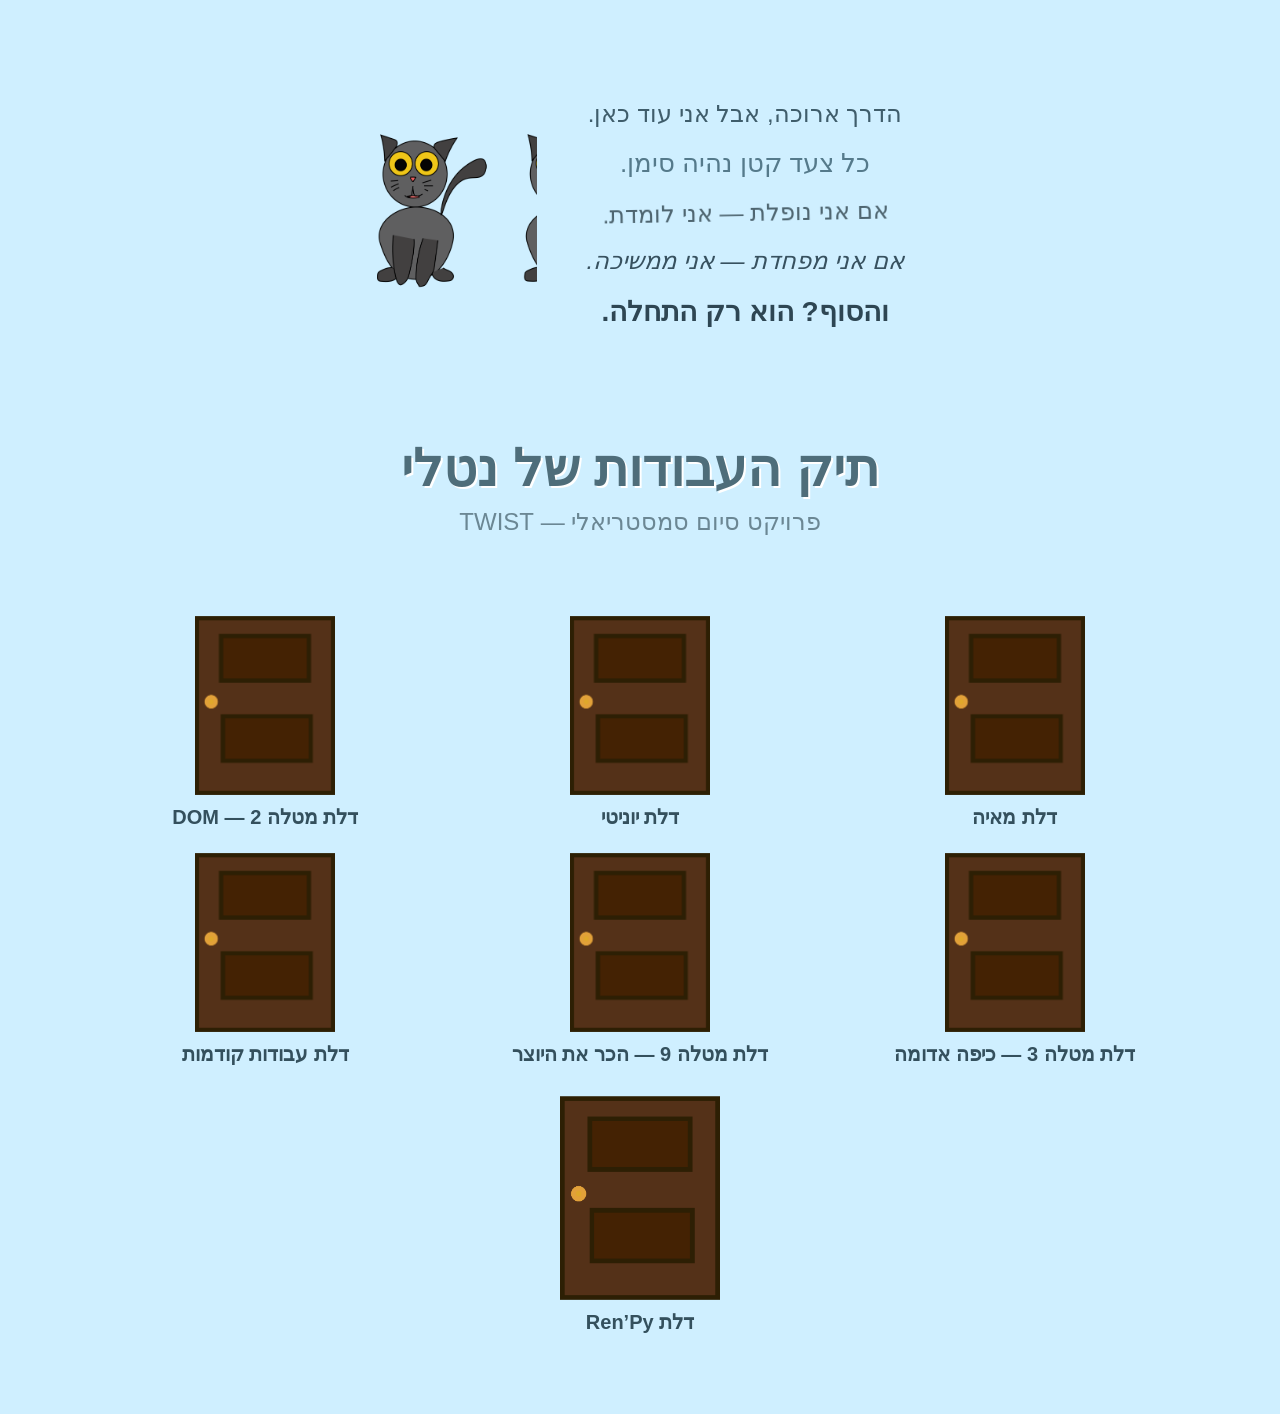
<file: index.html>
<!DOCTYPE html>
<html lang="he">
<head>
  <meta charset="UTF-8">
  <meta name="viewport" content="width=device-width, initial-scale=1.0">
  <title>תיק העבודות של נטלי - TWIST</title>
  <link rel="stylesheet" href="style.css">
</head>
<body>

  <div class="poem-container">
    <div class="text">
      <div class="line line1">הדרך ארוכה, אבל אני עוד כאן.</div>
      <div class="line line2">כל צעד קטן נהיה סימן.</div>
      <div class="line line3">אם אני נופלת — אני לומדת.</div>
      <div class="line line4">אם אני מפחדת — אני ממשיכה.</div>
      <div class="line line5">והסוף? הוא רק התחלה.</div>
    </div>

    <div class="misty"></div>
  </div>

  <div class="title-box">
    <h1>תיק העבודות של נטלי</h1>
    <h2>פרויקט סיום סמסטריאלי — TWIST</h2>
  </div>

  <div class="doors-container">
    <a class="door" href="pages/maya.html">
      <img src="assets/img/door.png" alt="door">
      <span>דלת מאיה</span>
    </a>

    <a class="door" href="pages/unity.html">
      <img src="assets/img/door.png" alt="door">
      <span>דלת יוניטי</span>
    </a>

    <a class="door" href="pages/dom.html">
      <img src="assets/img/door.png" alt="door">
      <span>דלת מטלה 2 — DOM</span>
    </a>

    <a class="door" href="pages/story.html">
      <img src="assets/img/door.png" alt="door">
      <span>דלת מטלה 3 — כיפה אדומה</span>
    </a>

    <a class="door" href="pages/quiz.html">
      <img src="assets/img/door.png" alt="door">
      <span>דלת מטלה 9 — הכר את היוצר</span>
    </a>

    <a class="door" href="pages/gallery.html">
      <img src="assets/img/door.png" alt="door">
      <span>דלת עבודות קודמות</span>
    </a>
  </div>

  <div class="renpy-door-wrapper">
    <a class="door renpy-door" href="pages/puzzle.html">
      <img src="assets/img/door.png" alt="door">
      <span>דלת Ren’Py</span>
    </a>
  </div>

</body>
</html>
</file>
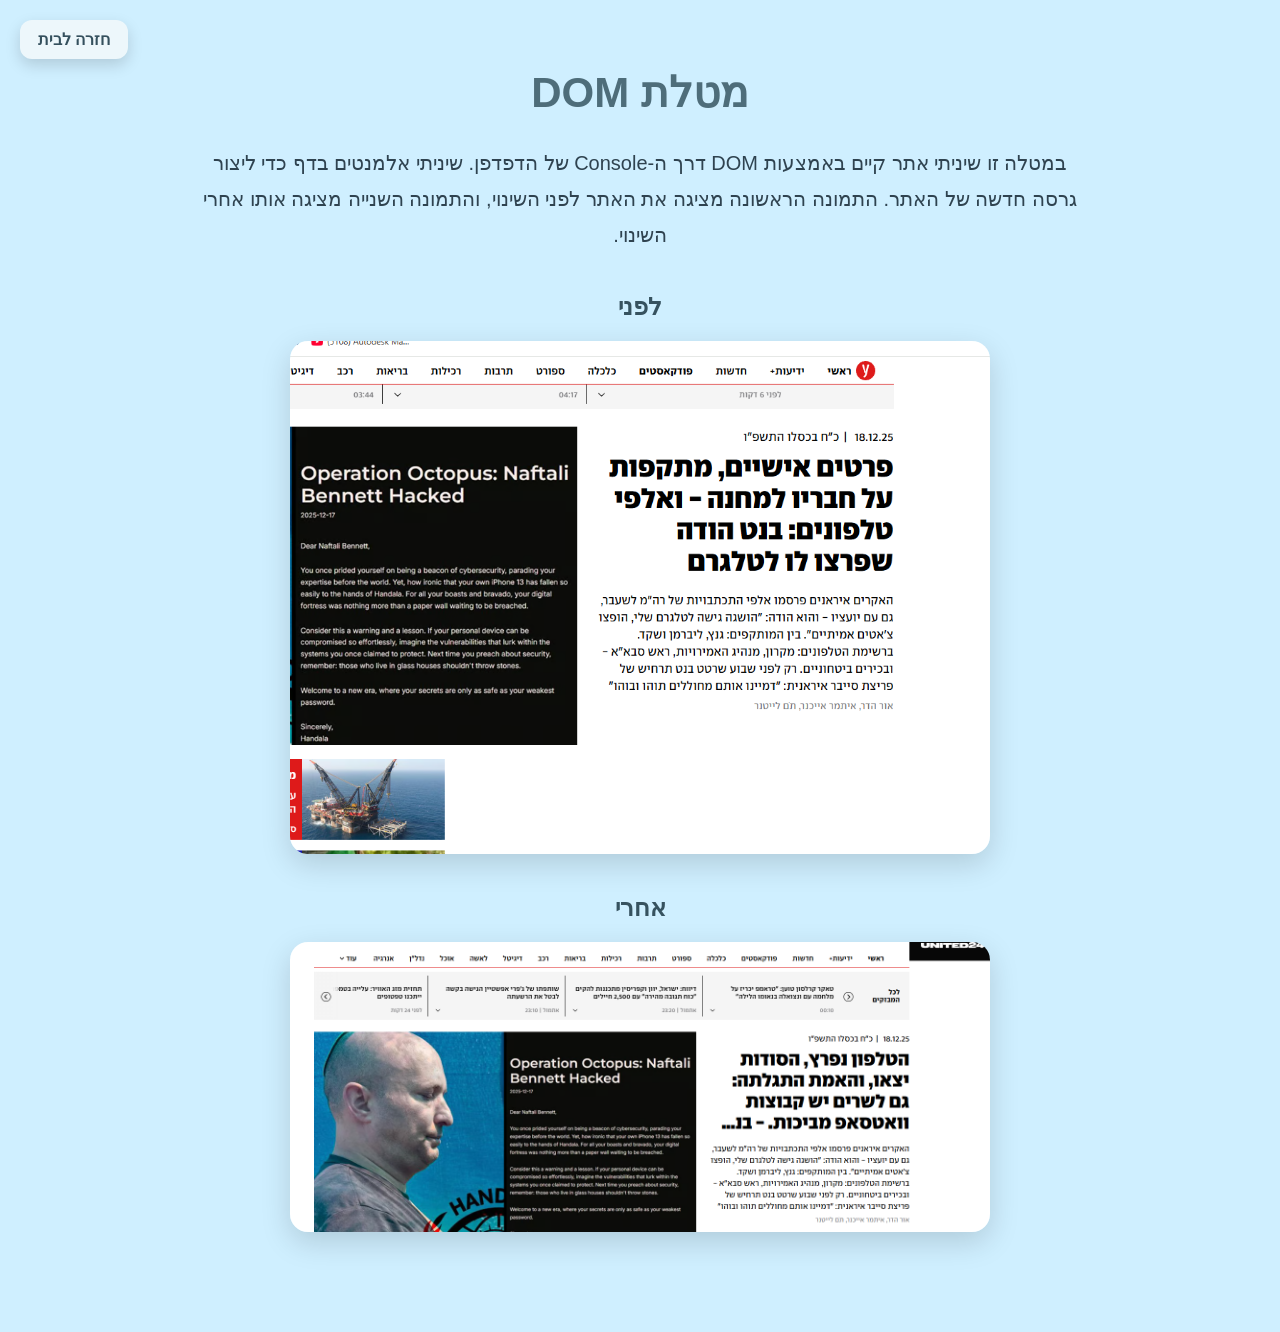
<file: pages/dom.html>
<!DOCTYPE html>
<html lang="he">
<head>
  <meta charset="UTF-8">
  <meta name="viewport" content="width=device-width, initial-scale=1.0">
  <title>מטלת DOM</title>
  <style>
    body {
      margin: 0;
      font-family: Arial, sans-serif;
      direction: rtl;
      background: #cfefff;
      text-align: center;
      padding: 40px 20px 80px;
      color: #2f4350;
    }

    .home-button {
      position: fixed;
      top: 20px;
      left: 20px;
      background: #edf7fb;
      color: #34505d;
      padding: 10px 18px;
      border-radius: 12px;
      text-decoration: none;
      font-weight: bold;
      box-shadow: 0 6px 15px rgba(0,0,0,0.15);
    }

    h1 {
      font-size: 42px;
      color: #4e6d7a;
    }

    h2 {
      margin-top: 40px;
      color: #36525f;
    }

    p {
      font-size: 20px;
      line-height: 1.8;
      max-width: 900px;
      margin: 0 auto 30px;
    }

    img {
      width: 90%;
      max-width: 700px;
      margin: 20px auto;
      display: block;
      border-radius: 18px;
      box-shadow: 0 10px 30px rgba(0,0,0,0.15);
    }
  </style>
</head>
<body>

  <a href="../index.html" class="home-button">חזרה לבית</a>

  <h1>מטלת DOM</h1>

  <p>
    במטלה זו שיניתי אתר קיים באמצעות DOM דרך ה-Console של הדפדפן.
    שיניתי אלמנטים בדף כדי ליצור גרסה חדשה של האתר.
    התמונה הראשונה מציגה את האתר לפני השינוי, והתמונה השנייה מציגה אותו אחרי השינוי.
  </p>

  <h2>לפני</h2>
  <img src="../before.png" alt="before">

  <h2>אחרי</h2>
  <img src="../after.png" alt="after">

</body>
</html>
</file>
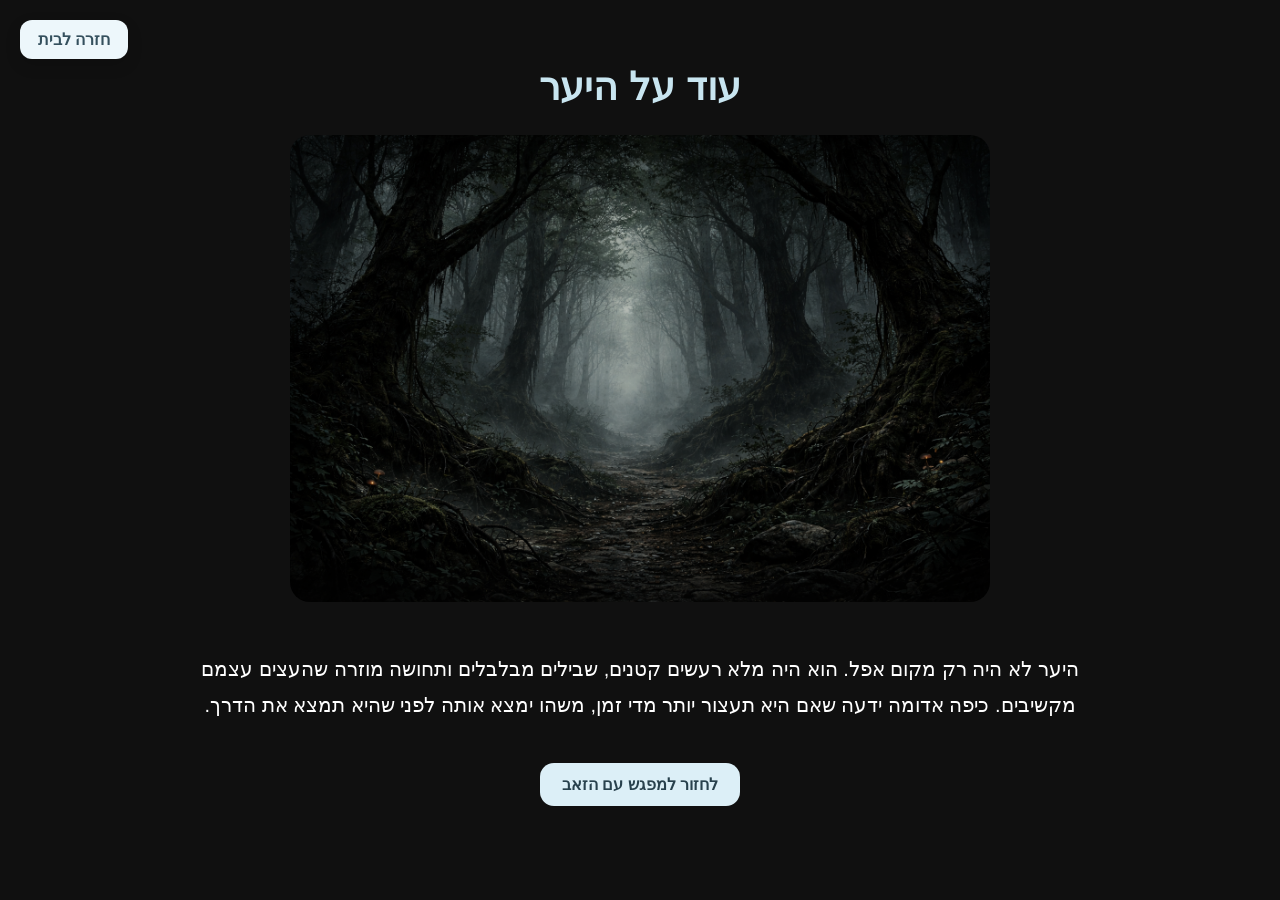
<file: pages/extra.html>
<!DOCTYPE html>
<html lang="he">
<head>
  <meta charset="UTF-8">
  <meta name="viewport" content="width=device-width, initial-scale=1.0">
  <title>כיפה אדומה - עוד על היער</title>
  <style>
    body {
      margin: 0;
      font-family: Arial, sans-serif;
      direction: rtl;
      background: #101010;
      color: white;
      text-align: center;
    }
    .home-button {
      position: fixed;
      top: 20px;
      left: 20px;
      background: #edf7fb;
      color: #34505d;
      padding: 10px 18px;
      border-radius: 12px;
      text-decoration: none;
      font-weight: bold;
      z-index: 1000;
      box-shadow: 0 6px 15px rgba(0,0,0,0.15);
    }
    .container {
      max-width: 900px;
      margin: 0 auto;
      padding: 40px 20px;
    }
    img {
      width: 100%;
      max-width: 700px;
      border-radius: 20px;
      margin-bottom: 25px;
    }
    h1 {
      color: #c8e5f0;
      font-size: 38px;
    }
    p {
      font-size: 20px;
      line-height: 1.8;
    }
    a.story-link {
      display: inline-block;
      margin-top: 20px;
      padding: 12px 22px;
      background: #dceff7;
      color: #28414d;
      text-decoration: none;
      border-radius: 14px;
      font-weight: bold;
    }
  </style>
</head>
<body>
  <a href="../index.html" class="home-button">חזרה לבית</a>

  <div class="container">
    <h1>עוד על היער</h1>
    <img src="../assets/story/forest.jpg" alt="יער">

    <p>
      היער לא היה רק מקום אפל. הוא היה מלא רעשים קטנים,
      שבילים מבלבלים ותחושה מוזרה שהעצים עצמם מקשיבים.
      כיפה אדומה ידעה שאם היא תעצור יותר מדי זמן,
      משהו ימצא אותה לפני שהיא תמצא את הדרך.
    </p>

    <a class="story-link" href="forest.html">לחזור למפגש עם הזאב</a>
  </div>
</body>
</html>
</file>
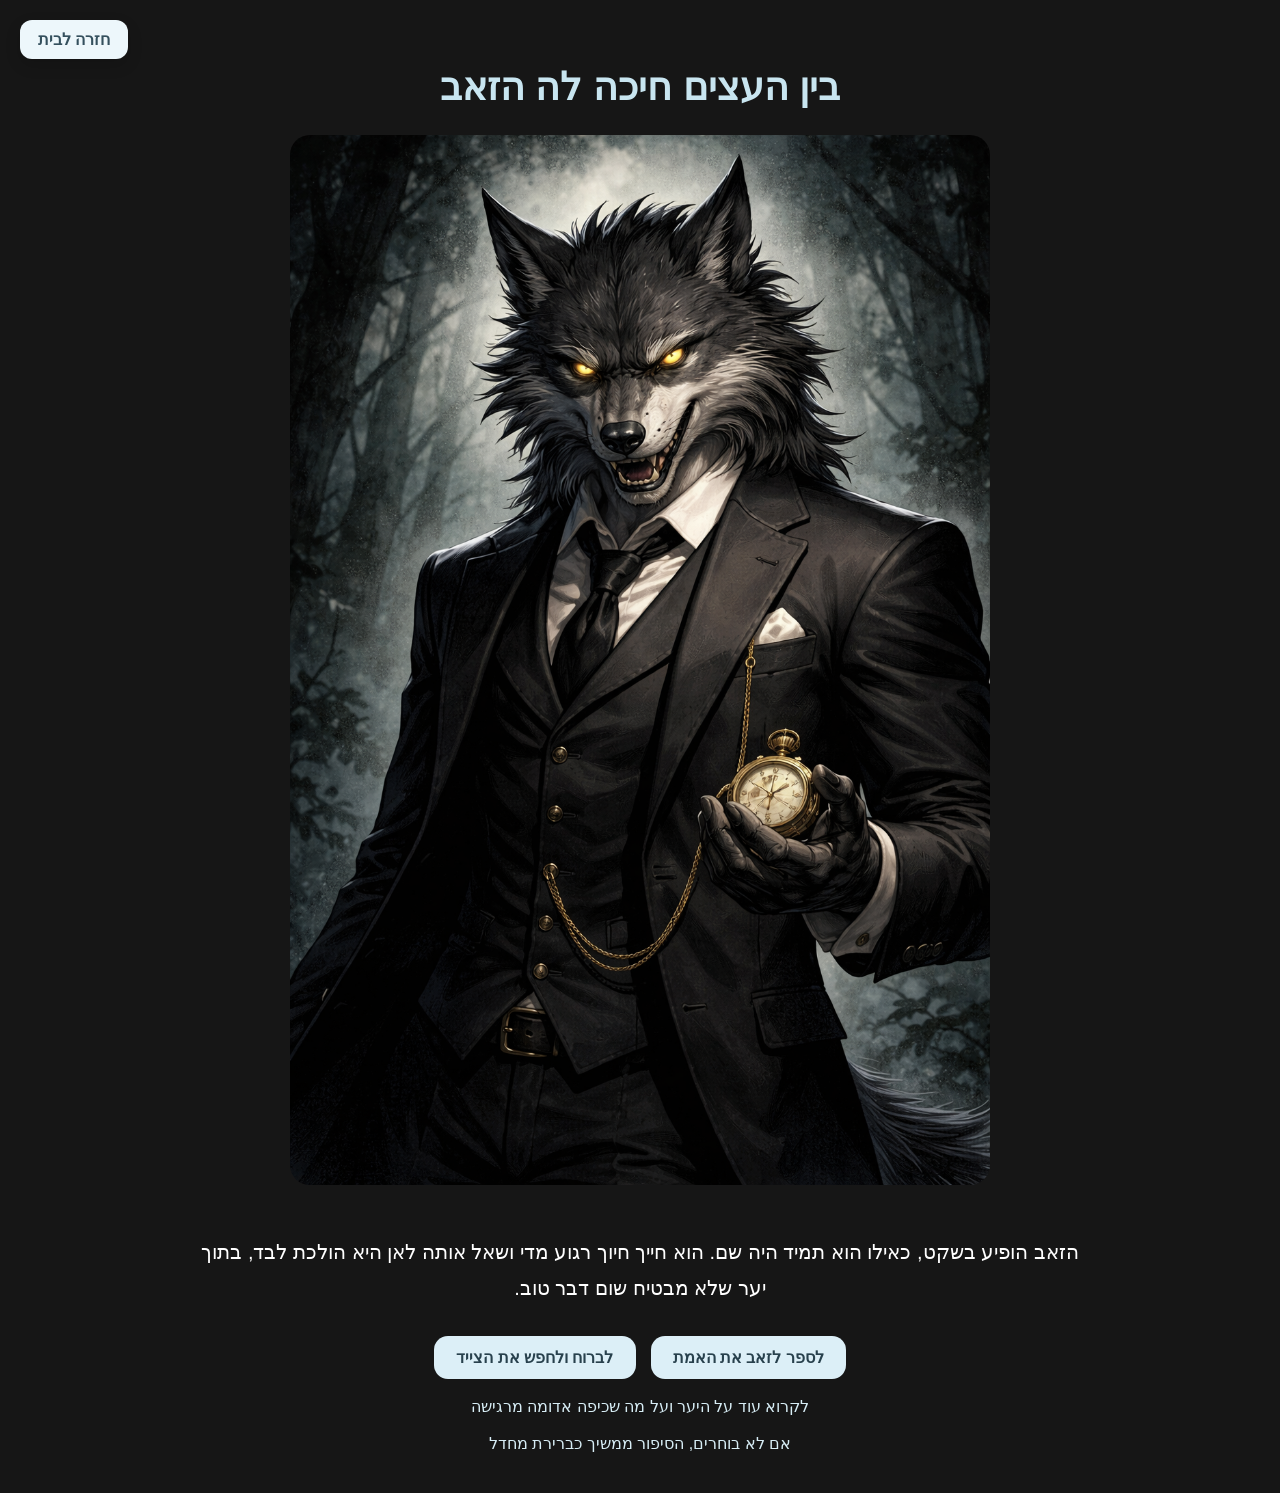
<file: pages/forest.html>
<!DOCTYPE html>
<html lang="he">
<head>
  <meta charset="UTF-8">
  <meta name="viewport" content="width=device-width, initial-scale=1.0">
  <title>כיפה אדומה - היער</title>
  <style>
    body {
      margin: 0;
      font-family: Arial, sans-serif;
      direction: rtl;
      background: #161616;
      color: white;
      text-align: center;
    }
    .home-button {
      position: fixed;
      top: 20px;
      left: 20px;
      background: #edf7fb;
      color: #34505d;
      padding: 10px 18px;
      border-radius: 12px;
      text-decoration: none;
      font-weight: bold;
      z-index: 1000;
      box-shadow: 0 6px 15px rgba(0,0,0,0.15);
    }
    .container {
      max-width: 900px;
      margin: 0 auto;
      padding: 40px 20px;
    }
    img {
      width: 100%;
      max-width: 700px;
      border-radius: 20px;
      margin-bottom: 25px;
    }
    h1 {
      color: #c8e5f0;
      font-size: 38px;
    }
    p {
      font-size: 20px;
      line-height: 1.8;
    }
    .choices {
      margin-top: 30px;
      display: flex;
      justify-content: center;
      gap: 15px;
      flex-wrap: wrap;
    }
    a.story-link {
      display: inline-block;
      padding: 12px 22px;
      background: #dceff7;
      color: #28414d;
      text-decoration: none;
      border-radius: 14px;
      font-weight: bold;
    }
    .small-link {
      display: block;
      margin-top: 18px;
      color: #d7edf5;
      text-decoration: none;
    }
  </style>
</head>
<body>
  <a href="../index.html" class="home-button">חזרה לבית</a>

  <div class="container">
    <h1>בין העצים חיכה לה הזאב</h1>
    <img src="../assets/story/wolf.jpg" alt="זאב">

    <p>
      הזאב הופיע בשקט, כאילו הוא תמיד היה שם.
      הוא חייך חיוך רגוע מדי ושאל אותה לאן היא הולכת לבד,
      בתוך יער שלא מבטיח שום דבר טוב.
    </p>

    <div class="choices">
      <a class="story-link" href="truth.html">לספר לזאב את האמת</a>
      <a class="story-link" href="hunter.html">לברוח ולחפש את הצייד</a>
    </div>

    <a class="small-link" href="extra.html">לקרוא עוד על היער ועל מה שכיפה אדומה מרגישה</a>
    <a class="small-link" href="truth.html">אם לא בוחרים, הסיפור ממשיך כברירת מחדל</a>
  </div>
</body>
</html>
</file>
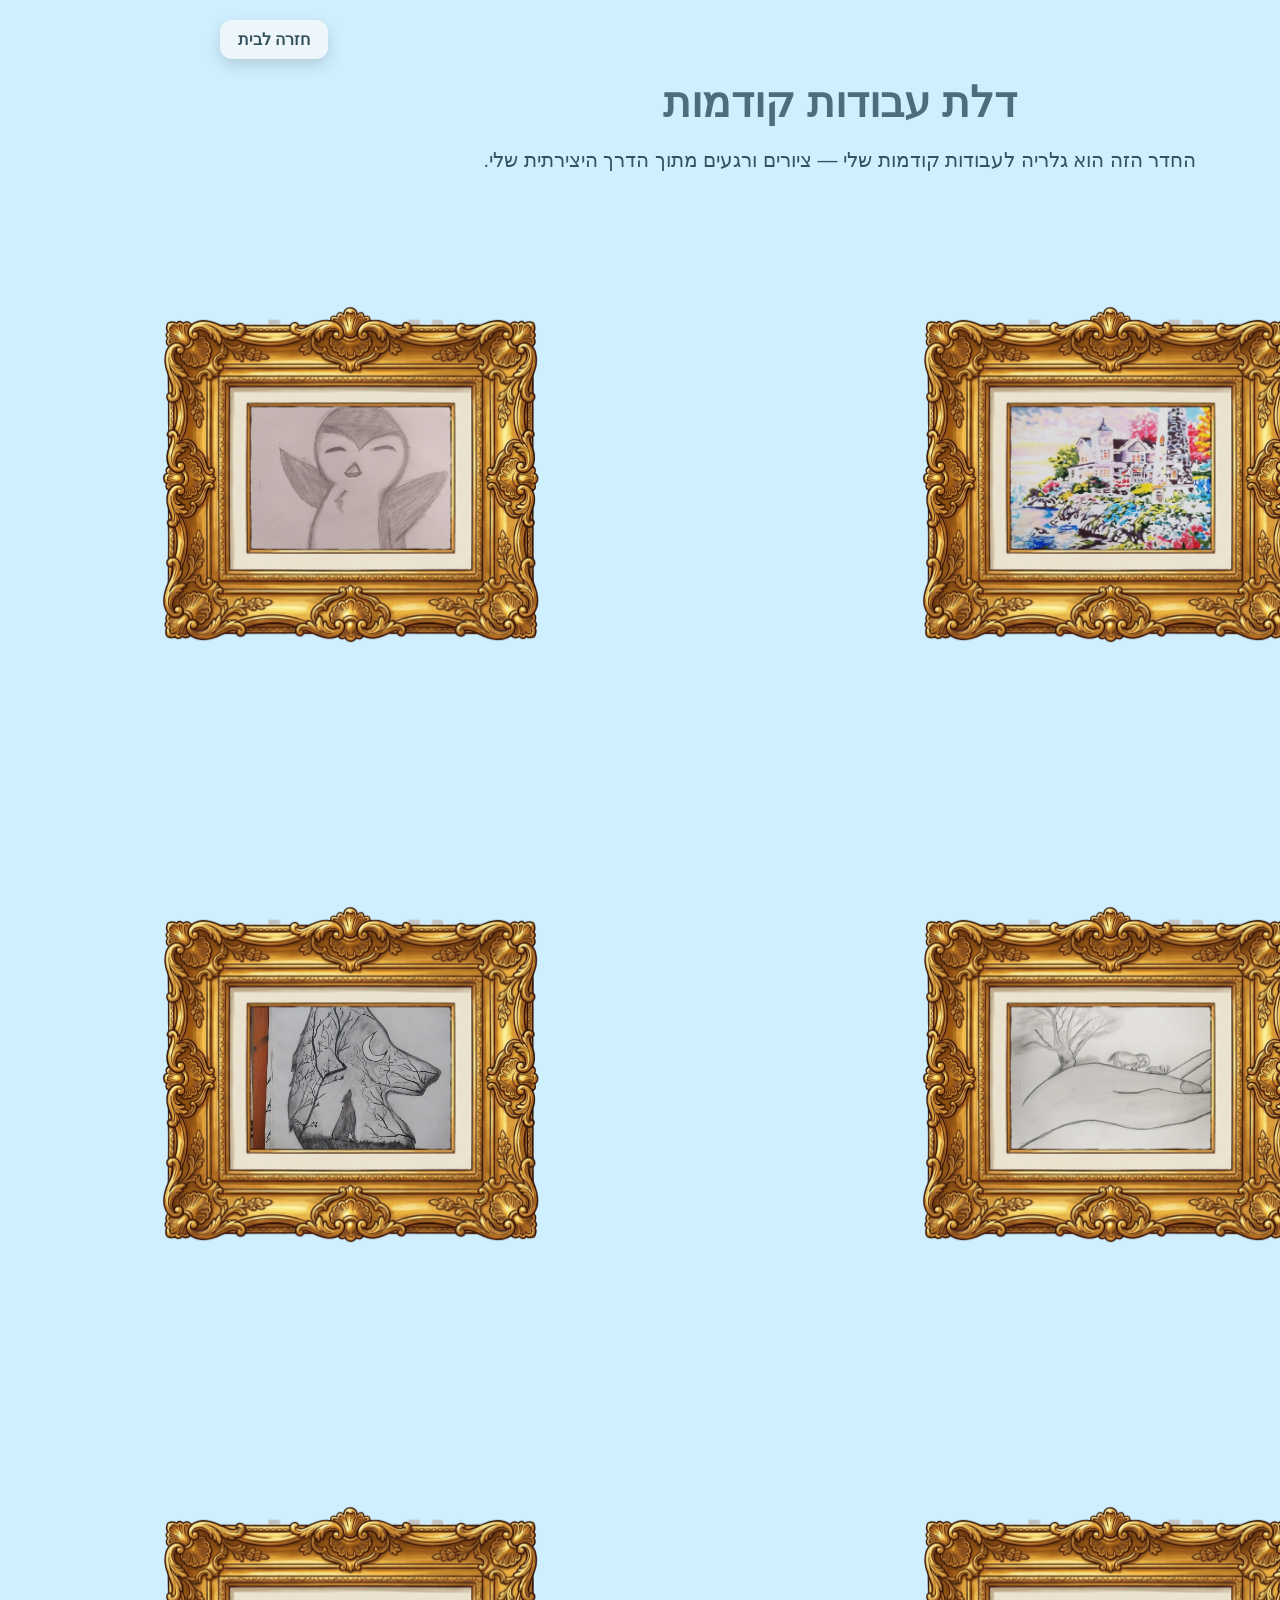
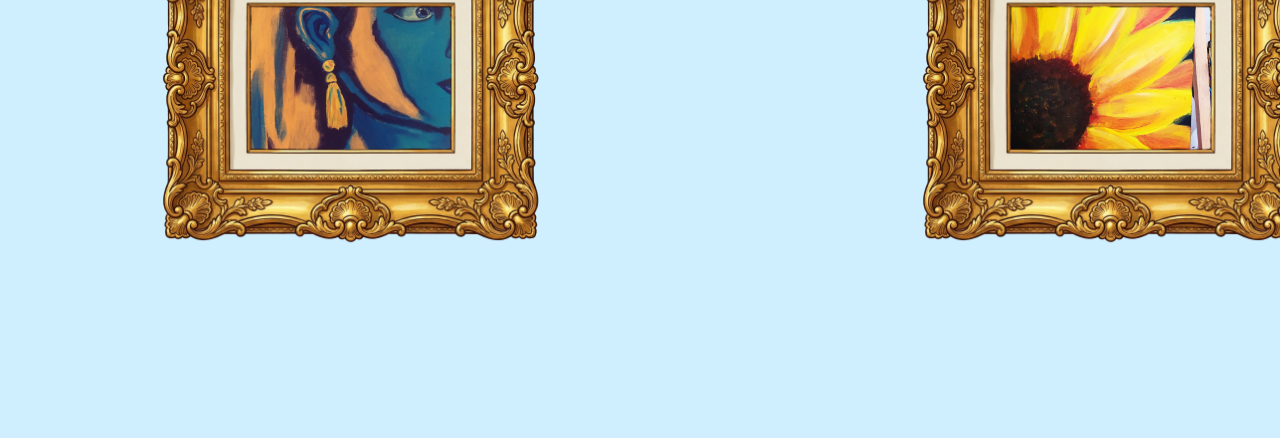
<file: pages/gallery.html>
<!DOCTYPE html>
<html lang="he">
<head>
  <meta charset="UTF-8">
  <meta name="viewport" content="width=device-width, initial-scale=1.0">
  <title>דלת עבודות קודמות</title>
  <style>
    body {
      margin: 0;
      font-family: Arial, sans-serif;
      direction: rtl;
      background: #cfefff;
      text-align: center;
    }

    .home-button {
      position: fixed;
      top: 20px;
      left: 20px;
      background: #edf7fb;
      color: #34505d;
      padding: 10px 18px;
      border-radius: 12px;
      text-decoration: none;
      font-weight: bold;
      box-shadow: 0 6px 15px rgba(0,0,0,0.15);
      z-index: 1000;
    }

    .container {
      max-width: 1600px;
      margin: 0 auto;
      padding: 50px 20px 100px;
    }

    h1 {
      font-size: 42px;
      color: #4e6d7a;
      margin-bottom: 15px;
    }

    p {
      font-size: 20px;
      color: #36525f;
      max-width: 900px;
      margin: 0 auto 40px;
      line-height: 1.8;
    }

    .gallery {
      display: grid;
      grid-template-columns: repeat(2, 1fr);
      gap: 80px 60px;
      justify-items: center;
    }

    .frame {
      position: relative;
      width: 700px;
      height: 520px;
    }

    .frame-bg {
      position: absolute;
      inset: 0;
      width: 100%;
      height: 100%;
      object-fit: contain;
      z-index: 2;
      pointer-events: none;
    }

    .art {
      position: absolute;
      z-index: 1;
      object-fit: contain;
    }

    /* art1 - הצבעוני הכהה */
    .art1 {
      top: 128px;
      left: 200px;
      width: 300px;
      height: 245px;
    }

    /* art2 - פינגווין */
    .art2 {
      top: 112px;
      left: 168px;
      width: 360px;
      height: 290px;
    }

    /* art3 - נוף */
    .art3 {
      top: 145px;
      left: 148px;
      width: 405px;
      height: 220px;
    }

    /* art4 - זאב */
    .art4 {
      top: 116px;
      left: 165px;
      width: 365px;
      height: 285px;
    }

    /* art5 - חמנייה */
    .art5 {
      top: 148px;
      left: 145px;
      width: 410px;
      height: 225px;
    }

    /* art6 - דיוקן כחול */
    .art6 {
      top: 148px;
      left: 145px;
      width: 410px;
      height: 225px;
    }

    @media (max-width: 1100px) {
      .gallery {
        grid-template-columns: 1fr;
      }

      .frame {
        width: 560px;
        height: 416px;
      }

      .art1, .art2, .art3, .art4, .art5, .art6 {
        transform: scale(0.8);
        transform-origin: top left;
      }
    }
  </style>
</head>
<body>

  <a href="../index.html" class="home-button">חזרה לבית</a>

  <div class="container">
    <h1>דלת עבודות קודמות</h1>
    <p>
      החדר הזה הוא גלריה לעבודות קודמות שלי — ציורים
      ורגעים מתוך הדרך היצירתית שלי.
    </p>

    <div class="gallery">

      <div class="frame">
        <img class="art art1" src="../assets/gallery/art1.jpg" alt="art1">
        <img class="frame-bg" src="../assets/img/gallery-frame.png" alt="frame">
      </div>

      <div class="frame">
        <img class="art art2" src="../assets/gallery/art2.jpg" alt="art2">
        <img class="frame-bg" src="../assets/img/gallery-frame.png" alt="frame">
      </div>

      <div class="frame">
        <img class="art art3" src="../assets/gallery/art3.jpg" alt="art3">
        <img class="frame-bg" src="../assets/img/gallery-frame.png" alt="frame">
      </div>

      <div class="frame">
        <img class="art art4" src="../assets/gallery/art4.jpg" alt="art4">
        <img class="frame-bg" src="../assets/img/gallery-frame.png" alt="frame">
      </div>

      <div class="frame">
        <img class="art art5" src="../assets/gallery/art5.jpg" alt="art5">
        <img class="frame-bg" src="../assets/img/gallery-frame.png" alt="frame">
      </div>

      <div class="frame">
        <img class="art art6" src="../assets/gallery/art6.jpg" alt="art6">
        <img class="frame-bg" src="../assets/img/gallery-frame.png" alt="frame">
      </div>

    </div>
  </div>

</body>
</html>
</file>
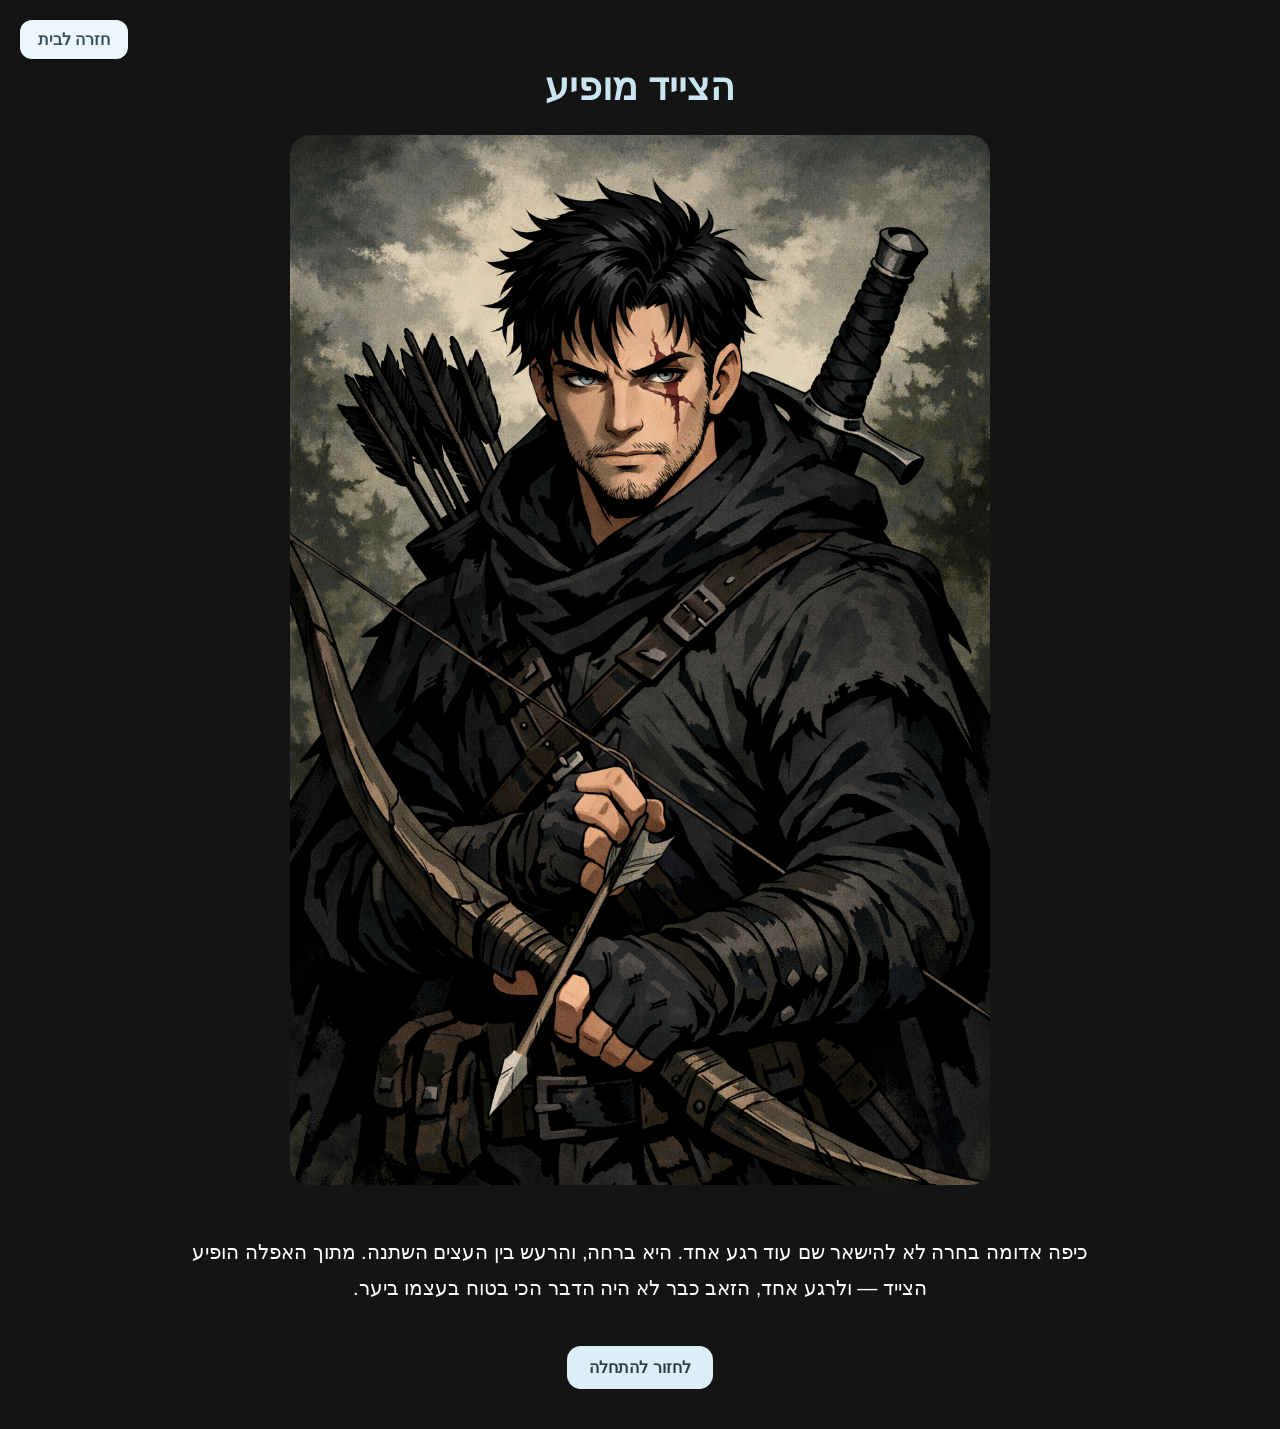
<file: pages/hunter.html>
<!DOCTYPE html>
<html lang="he">
<head>
  <meta charset="UTF-8">
  <meta name="viewport" content="width=device-width, initial-scale=1.0">
  <title>כיפה אדומה - הצייד</title>
  <style>
    body {
      margin: 0;
      font-family: Arial, sans-serif;
      direction: rtl;
      background: #141414;
      color: white;
      text-align: center;
    }
    .home-button {
      position: fixed;
      top: 20px;
      left: 20px;
      background: #edf7fb;
      color: #34505d;
      padding: 10px 18px;
      border-radius: 12px;
      text-decoration: none;
      font-weight: bold;
      z-index: 1000;
      box-shadow: 0 6px 15px rgba(0,0,0,0.15);
    }
    .container {
      max-width: 900px;
      margin: 0 auto;
      padding: 40px 20px;
    }
    img {
      width: 100%;
      max-width: 700px;
      border-radius: 20px;
      margin-bottom: 25px;
    }
    h1 {
      color: #c8e5f0;
      font-size: 38px;
    }
    p {
      font-size: 20px;
      line-height: 1.8;
    }
    a.story-link {
      display: inline-block;
      margin-top: 20px;
      padding: 12px 22px;
      background: #dceff7;
      color: #28414d;
      text-decoration: none;
      border-radius: 14px;
      font-weight: bold;
    }
  </style>
</head>
<body>
  <a href="../index.html" class="home-button">חזרה לבית</a>

  <div class="container">
    <h1>הצייד מופיע</h1>
    <img src="../assets/story/hunter.jpg" alt="צייד">

    <p>
      כיפה אדומה בחרה לא להישאר שם עוד רגע אחד. היא ברחה,
      והרעש בין העצים השתנה. מתוך האפלה הופיע הצייד —
      ולרגע אחד, הזאב כבר לא היה הדבר הכי בטוח בעצמו ביער.
    </p>

    <a class="story-link" href="story.html">לחזור להתחלה</a>
  </div>
</body>
</html>
</file>
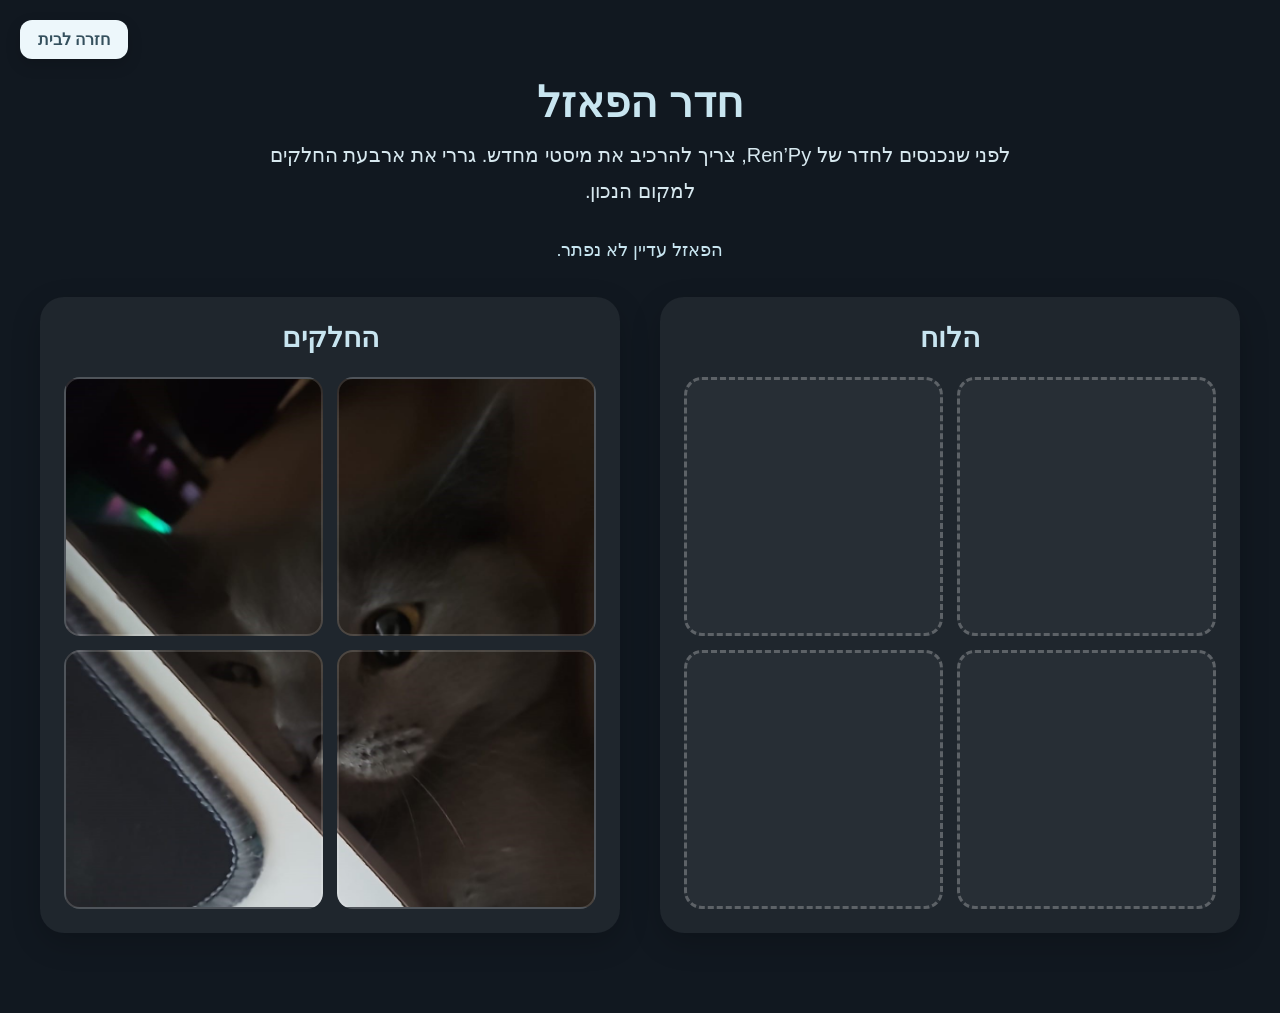
<file: pages/puzzle.html>
<!DOCTYPE html>
<html lang="he">
<head>
  <meta charset="UTF-8">
  <meta name="viewport" content="width=device-width, initial-scale=1.0">
  <title>חדר הפאזל</title>
  <style>
    body {
      margin: 0;
      font-family: Arial, sans-serif;
      direction: rtl;
      background: #111820;
      color: white;
      text-align: center;
    }

    .home-button {
      position: fixed;
      top: 20px;
      left: 20px;
      background: #edf7fb;
      color: #34505d;
      padding: 10px 18px;
      border-radius: 12px;
      text-decoration: none;
      font-weight: bold;
      z-index: 1000;
      box-shadow: 0 6px 15px rgba(0,0,0,0.15);
    }

    .container {
      max-width: 1200px;
      margin: 0 auto;
      padding: 50px 20px 80px;
    }

    h1 {
      font-size: 42px;
      color: #c8e5f0;
      margin-bottom: 10px;
    }

    p {
      font-size: 20px;
      color: #d7e8ef;
      line-height: 1.8;
      max-width: 800px;
      margin: 0 auto 30px;
    }

    .status-text {
      margin-top: 10px;
      margin-bottom: 25px;
      font-size: 18px;
      color: #c8e5f0;
      min-height: 28px;
    }

    .puzzle-layout {
      display: grid;
      grid-template-columns: 1fr 1fr;
      gap: 40px;
      align-items: start;
      margin-top: 30px;
    }

    .panel {
      background: rgba(255,255,255,0.06);
      border-radius: 24px;
      padding: 24px;
      box-shadow: 0 10px 30px rgba(0,0,0,0.2);
    }

    .panel h2 {
      margin-top: 0;
      color: #c8e5f0;
      font-size: 28px;
    }

    .slots,
    .pieces {
      display: grid;
      grid-template-columns: 1fr 1fr;
      gap: 14px;
      margin-top: 20px;
      direction: ltr;
    }

    .slot {
      width: 100%;
      aspect-ratio: 1 / 1;
      border: 3px dashed rgba(255,255,255,0.25);
      border-radius: 18px;
      background: rgba(255,255,255,0.04);
      display: flex;
      align-items: center;
      justify-content: center;
      box-sizing: border-box;
      transition: 0.2s ease;
      overflow: hidden;
    }

    .slot.correct {
      border-style: solid;
      border-color: #c8e5f0;
      box-shadow: 0 0 0 2px rgba(200,229,240,0.2);
    }

    .piece {
      width: 100%;
      aspect-ratio: 1 / 1;
      border-radius: 16px;
      background-image: url("../assets/img/puzzle-misty.jpg");
      background-size: 200% 200%;
      background-repeat: no-repeat;
      background-color: rgba(255,255,255,0.08);
      cursor: grab;
      border: 2px solid rgba(255,255,255,0.15);
      box-sizing: border-box;
      transition: 0.2s ease;
    }

    .piece:active {
      cursor: grabbing;
    }

    .piece.selected-piece {
      border-color: #edf7fb;
      box-shadow: 0 0 0 3px rgba(237,247,251,0.25);
      transform: scale(0.98);
    }

    .success-box {
      display: none;
      margin-top: 30px;
      padding: 24px;
      border-radius: 20px;
      background: rgba(200,229,240,0.12);
    }

    .success-box h3 {
      margin-top: 0;
      color: #c8e5f0;
      font-size: 28px;
    }

    .success-box a {
      display: inline-block;
      margin-top: 15px;
      padding: 12px 22px;
      background: #edf7fb;
      color: #34505d;
      text-decoration: none;
      border-radius: 12px;
      font-weight: bold;
    }

    @media (max-width: 850px) {
      .puzzle-layout {
        grid-template-columns: 1fr;
      }
    }
  </style>
</head>
<body data-page="puzzle">

  <a href="../index.html" class="home-button">חזרה לבית</a>

  <div class="container">
    <h1>חדר הפאזל</h1>
    <p>
      לפני שנכנסים לחדר של Ren’Py, צריך להרכיב את מיסטי מחדש.
      גררי את ארבעת החלקים למקום הנכון.
    </p>

    <div class="status-text" id="statusText">הפאזל עדיין לא נפתר.</div>

    <div class="puzzle-layout">
      <div class="panel">
        <h2>הלוח</h2>
        <div class="slots" id="slotBoard" dir="ltr">
          <div class="slot" data-slot="0"></div>
          <div class="slot" data-slot="1"></div>
          <div class="slot" data-slot="2"></div>
          <div class="slot" data-slot="3"></div>
        </div>
      </div>

      <div class="panel">
        <h2>החלקים</h2>
        <div class="pieces" id="piecePool" dir="ltr">
          <div class="piece" draggable="true" data-piece="0" style="background-position: 0% 0%;"></div>
          <div class="piece" draggable="true" data-piece="1" style="background-position: 100% 0%;"></div>
          <div class="piece" draggable="true" data-piece="2" style="background-position: 0% 100%;"></div>
          <div class="piece" draggable="true" data-piece="3" style="background-position: 100% 100%;"></div>
        </div>
      </div>
    </div>

    <div class="success-box" id="successBox">
      <h3>מיסטי חזרה לעצמה ✨</h3>
      <p>הדלת נפתחה. עכשיו אפשר להיכנס לחדר של Ren’Py.</p>
      <a href="renpy.html">להיכנס לחדר Ren’Py</a>
    </div>
  </div>

  <script>
    document.addEventListener("DOMContentLoaded", () => {
      const pieces = document.querySelectorAll(".piece");
      const slots = document.querySelectorAll(".slot");
      const pool = document.getElementById("piecePool");
      const successBox = document.getElementById("successBox");
      const statusText = document.getElementById("statusText");

      let selectedPiece = null;

      function clearSelectedPiece() {
        pieces.forEach((piece) => piece.classList.remove("selected-piece"));
        selectedPiece = null;
      }

      function showSolvedState() {
        successBox.style.display = "block";
        statusText.textContent = "הפאזל נפתר. אפשר להיכנס לחדר Ren’Py.";
      }

      function hideSolvedState() {
        successBox.style.display = "none";
        statusText.textContent = "הפאזל עדיין לא נפתר.";
      }

      function checkPuzzleWin() {
        let correctCount = 0;

        slots.forEach((slot) => {
          slot.classList.remove("correct");

          const placedPiece = slot.querySelector(".piece");
          if (!placedPiece) return;

          const expected = slot.dataset.slot;
          const actual = placedPiece.dataset.piece;

          if (expected === actual) {
            correctCount++;
            slot.classList.add("correct");
          }
        });

        if (correctCount === 4) {
          showSolvedState();
        } else {
          hideSolvedState();
        }
      }

      function movePieceToSlot(piece, slot) {
        if (!piece || !slot) return;

        const sourceParent = piece.parentElement;
        const existingPiece = slot.querySelector(".piece");

        if (existingPiece && existingPiece !== piece) {
          if (sourceParent && sourceParent.classList.contains("slot")) {
            sourceParent.appendChild(existingPiece);
          } else {
            pool.appendChild(existingPiece);
          }
        }

        slot.appendChild(piece);
        checkPuzzleWin();
      }

      function movePieceToPool(piece) {
        if (!piece) return;
        pool.appendChild(piece);
        checkPuzzleWin();
      }

      function allowDrop(e) {
        e.preventDefault();
      }

      pieces.forEach((piece) => {
        piece.addEventListener("dragstart", (e) => {
          e.dataTransfer.setData("text/plain", piece.dataset.piece);
        });

        piece.addEventListener("click", () => {
          if (selectedPiece === piece) {
            clearSelectedPiece();
            return;
          }

          clearSelectedPiece();
          selectedPiece = piece;
          piece.classList.add("selected-piece");
        });
      });

      pool.addEventListener("dragover", allowDrop);
      pool.addEventListener("drop", (e) => {
        e.preventDefault();
        const pieceId = e.dataTransfer.getData("text/plain");
        const piece = document.querySelector('.piece[data-piece="' + pieceId + '"]');

        if (piece) {
          movePieceToPool(piece);
        }
      });

      pool.addEventListener("click", () => {
        if (selectedPiece) {
          movePieceToPool(selectedPiece);
          clearSelectedPiece();
        }
      });

      slots.forEach((slot) => {
        slot.addEventListener("dragover", allowDrop);

        slot.addEventListener("drop", (e) => {
          e.preventDefault();
          const pieceId = e.dataTransfer.getData("text/plain");
          const piece = document.querySelector('.piece[data-piece="' + pieceId + '"]');

          if (piece) {
            movePieceToSlot(piece, slot);
          }
        });

        slot.addEventListener("click", () => {
          if (selectedPiece) {
            movePieceToSlot(selectedPiece, slot);
            clearSelectedPiece();
          }
        });
      });

      hideSolvedState();
      checkPuzzleWin();
    });
  </script>
</body>
</html>
</file>
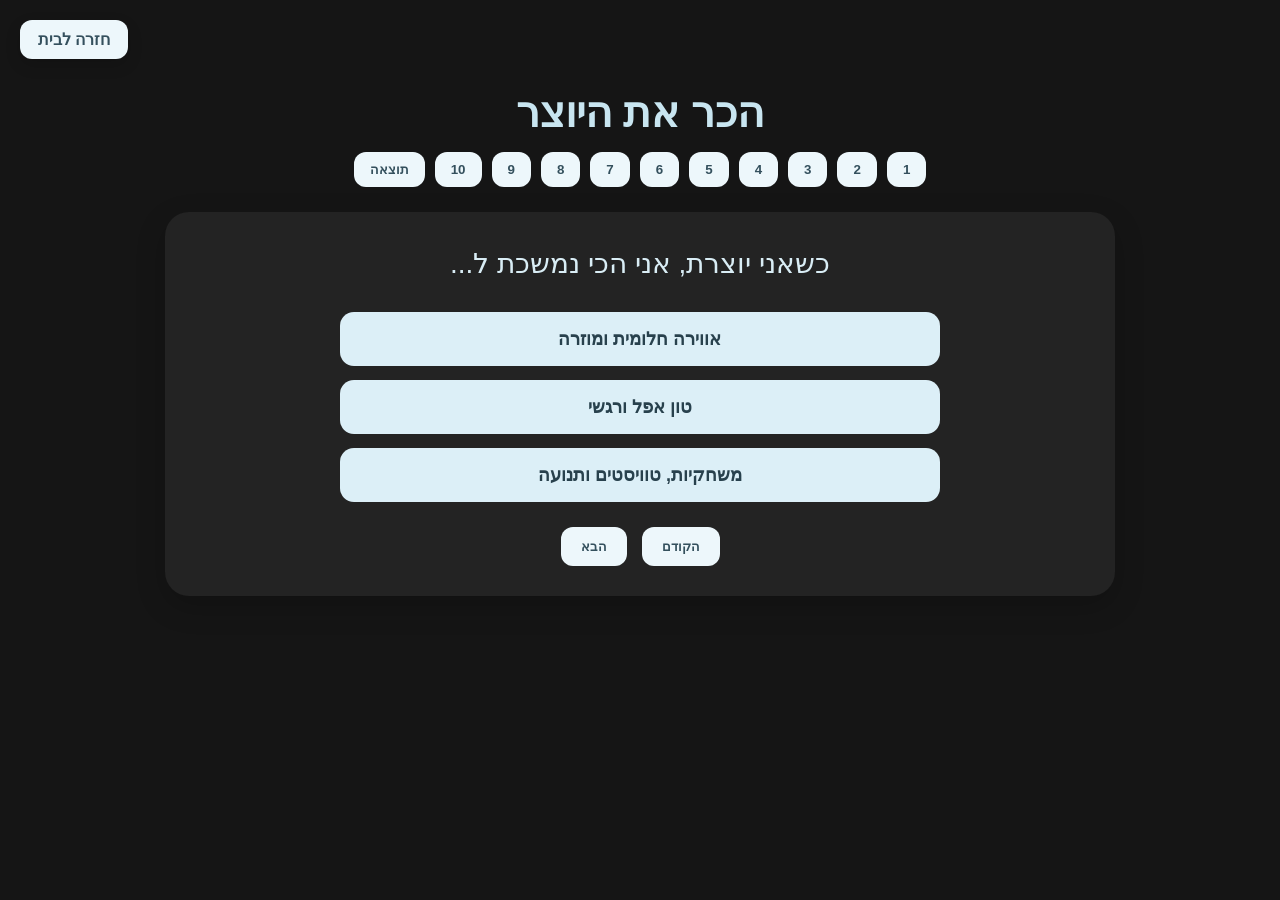
<file: pages/quiz.html>
<!DOCTYPE html>
<html lang="he">
<head>
  <meta charset="UTF-8">
  <meta name="viewport" content="width=device-width, initial-scale=1.0">
  <title>הכר את היוצר</title>
  <style>
    body {
      margin: 0;
      font-family: Arial, sans-serif;
      direction: rtl;
      background: #151515;
      color: white;
      text-align: center;
    }

    .home-button {
      position: fixed;
      top: 20px;
      left: 20px;
      background: #edf7fb;
      color: #34505d;
      padding: 10px 18px;
      border-radius: 12px;
      text-decoration: none;
      font-weight: bold;
      z-index: 1000;
      box-shadow: 0 6px 15px rgba(0,0,0,0.15);
    }

    .container {
      max-width: 950px;
      margin: 0 auto;
      padding: 60px 20px 100px;
    }

    h1 {
      color: #c8e5f0;
      font-size: 42px;
      margin-bottom: 15px;
    }

    .menu {
      display: flex;
      justify-content: center;
      gap: 10px;
      flex-wrap: wrap;
      margin-bottom: 25px;
    }

    .menu button {
      background: #edf7fb;
      color: #34505d;
      border: none;
      border-radius: 12px;
      padding: 10px 16px;
      cursor: pointer;
      font-weight: bold;
    }

    .screen {
      display: none;
      background: rgba(255,255,255,0.06);
      border-radius: 24px;
      padding: 30px 20px;
      box-shadow: 0 10px 30px rgba(0,0,0,0.2);
    }

    .screen.active {
      display: block;
    }

    .question {
      font-size: 28px;
      color: #d9edf5;
      margin-bottom: 25px;
      line-height: 1.6;
    }

    .answers {
      display: flex;
      flex-direction: column;
      gap: 14px;
      max-width: 600px;
      margin: 0 auto;
    }

    .answer-btn {
      background: #dceff7;
      color: #28414d;
      border: 2px solid transparent;
      border-radius: 14px;
      padding: 14px;
      font-size: 18px;
      cursor: pointer;
      font-weight: bold;
      transition: 0.2s ease;
    }

    .answer-btn:hover {
      background: #c8e5f0;
      transform: translateY(-1px);
    }

    .answer-btn.selected {
      background: #8fb7c9;
      color: #112a35;
      border-color: #dff3fb;
      box-shadow: 0 0 0 2px rgba(223,243,251,0.2);
    }

    .nav-buttons {
      margin-top: 25px;
      display: flex;
      justify-content: center;
      gap: 15px;
      flex-wrap: wrap;
    }

    .nav-buttons button {
      background: #edf7fb;
      color: #34505d;
      border: none;
      border-radius: 12px;
      padding: 12px 20px;
      font-weight: bold;
      cursor: pointer;
    }

    #resultText {
      font-size: 22px;
      line-height: 1.8;
      color: #d7e8ef;
      max-width: 700px;
      margin: 0 auto;
    }
  </style>
</head>
<body data-page="quiz">

  <a href="../index.html" class="home-button">חזרה לבית</a>

  <div class="container">
    <h1>הכר את היוצר</h1>

    <div class="menu">
      <button onclick="showScreen(0)">1</button>
      <button onclick="showScreen(1)">2</button>
      <button onclick="showScreen(2)">3</button>
      <button onclick="showScreen(3)">4</button>
      <button onclick="showScreen(4)">5</button>
      <button onclick="showScreen(5)">6</button>
      <button onclick="showScreen(6)">7</button>
      <button onclick="showScreen(7)">8</button>
      <button onclick="showScreen(8)">9</button>
      <button onclick="showScreen(9)">10</button>
      <button onclick="showResult()">תוצאה</button>
    </div>

    <div class="screen active">
      <div class="question">כשאני יוצרת, אני הכי נמשכת ל...</div>
      <div class="answers">
        <button class="answer-btn" data-question="0" data-value="dreamy" onclick="answerQuestion(0,'dreamy')">אווירה חלומית ומוזרה</button>
        <button class="answer-btn" data-question="0" data-value="emotional" onclick="answerQuestion(0,'emotional')">טון אפל ורגשי</button>
        <button class="answer-btn" data-question="0" data-value="chaotic" onclick="answerQuestion(0,'chaotic')">משחקיות, טוויסטים ותנועה</button>
      </div>
      <div class="nav-buttons"><button onclick="prevScreen()">הקודם</button><button onclick="nextScreen()">הבא</button></div>
    </div>

    <div class="screen">
      <div class="question">מה הכי חשוב לי בפרויקט?</div>
      <div class="answers">
        <button class="answer-btn" data-question="1" data-value="dreamy" onclick="answerQuestion(1,'dreamy')">הוויזואליה והאווירה</button>
        <button class="answer-btn" data-question="1" data-value="emotional" onclick="answerQuestion(1,'emotional')">המשמעות והרגש</button>
        <button class="answer-btn" data-question="1" data-value="chaotic" onclick="answerQuestion(1,'chaotic')">החוויה וההפתעה</button>
      </div>
      <div class="nav-buttons"><button onclick="prevScreen()">הקודם</button><button onclick="nextScreen()">הבא</button></div>
    </div>

    <div class="screen">
      <div class="question">אם הייתי חדר בבית הזה, הייתי...</div>
      <div class="answers">
        <button class="answer-btn" data-question="2" data-value="dreamy" onclick="answerQuestion(2,'dreamy')">חדר שקט עם אור רך וסוד קטן</button>
        <button class="answer-btn" data-question="2" data-value="emotional" onclick="answerQuestion(2,'emotional')">חדר כבד, אינטימי, עם זיכרונות</button>
        <button class="answer-btn" data-question="2" data-value="chaotic" onclick="answerQuestion(2,'chaotic')">חדר מלא כאוס יצירתי וחפצים זזים</button>
      </div>
      <div class="nav-buttons"><button onclick="prevScreen()">הקודם</button><button onclick="nextScreen()">הבא</button></div>
    </div>

    <div class="screen">
      <div class="question">מה אני מחפשת שהקהל ירגיש?</div>
      <div class="answers">
        <button class="answer-btn" data-question="3" data-value="dreamy" onclick="answerQuestion(3,'dreamy')">סקרנות ושקט</button>
        <button class="answer-btn" data-question="3" data-value="emotional" onclick="answerQuestion(3,'emotional')">שמישהו ראה את מה שבפנים</button>
        <button class="answer-btn" data-question="3" data-value="chaotic" onclick="answerQuestion(3,'chaotic')">הלם, עניין ורצון להמשיך</button>
      </div>
      <div class="nav-buttons"><button onclick="prevScreen()">הקודם</button><button onclick="nextScreen()">הבא</button></div>
    </div>

    <div class="screen">
      <div class="question">מה הכי דומה לי?</div>
      <div class="answers">
        <button class="answer-btn" data-question="4" data-value="dreamy" onclick="answerQuestion(4,'dreamy')">חתולה שרואה הכול מהצד</button>
        <button class="answer-btn" data-question="4" data-value="emotional" onclick="answerQuestion(4,'emotional')">זאב ביער בלילה</button>
        <button class="answer-btn" data-question="4" data-value="chaotic" onclick="answerQuestion(4,'chaotic')">ניצוץ קטן שלא מפסיק לזוז</button>
      </div>
      <div class="nav-buttons"><button onclick="prevScreen()">הקודם</button><button onclick="nextScreen()">הבא</button></div>
    </div>

    <div class="screen">
      <div class="question">כשאני מתחילה פרויקט חדש, מה קורה קודם?</div>
      <div class="answers">
        <button class="answer-btn" data-question="5" data-value="dreamy" onclick="answerQuestion(5,'dreamy')">יש לי תמונה בראש ואני רצה לצייר אותה</button>
        <button class="answer-btn" data-question="5" data-value="emotional" onclick="answerQuestion(5,'emotional')">יש לי תחושה שאני חייבת לבטא</button>
        <button class="answer-btn" data-question="5" data-value="chaotic" onclick="answerQuestion(5,'chaotic')">אני מתחילה ומגלה תוך כדי מה זה נהיה</button>
      </div>
      <div class="nav-buttons"><button onclick="prevScreen()">הקודם</button><button onclick="nextScreen()">הבא</button></div>
    </div>

    <div class="screen">
      <div class="question">מה הכי מאפיין את הדרך שלי לעבוד?</div>
      <div class="answers">
        <button class="answer-btn" data-question="6" data-value="dreamy" onclick="answerQuestion(6,'dreamy')">אני מחפשת דיוק חזותי ואווירה</button>
        <button class="answer-btn" data-question="6" data-value="emotional" onclick="answerQuestion(6,'emotional')">אני נותנת מקום למה שאני מרגישה</button>
        <button class="answer-btn" data-question="6" data-value="chaotic" onclick="answerQuestion(6,'chaotic')">אני זורמת עם כאוס ויוצרת ממנו סדר</button>
      </div>
      <div class="nav-buttons"><button onclick="prevScreen()">הקודם</button><button onclick="nextScreen()">הבא</button></div>
    </div>

    <div class="screen">
      <div class="question">אם העבודה שלי הייתה רגע, היא הייתה...</div>
      <div class="answers">
        <button class="answer-btn" data-question="7" data-value="dreamy" onclick="answerQuestion(7,'dreamy')">רגע שקט ומביט</button>
        <button class="answer-btn" data-question="7" data-value="emotional" onclick="answerQuestion(7,'emotional')">רגע טעון שכמעט כואב</button>
        <button class="answer-btn" data-question="7" data-value="chaotic" onclick="answerQuestion(7,'chaotic')">רגע מפתיע שמשנה כיוון</button>
      </div>
      <div class="nav-buttons"><button onclick="prevScreen()">הקודם</button><button onclick="nextScreen()">הבא</button></div>
    </div>

    <div class="screen">
      <div class="question">מה הכי מושך אותי ביצירה?</div>
      <div class="answers">
        <button class="answer-btn" data-question="8" data-value="dreamy" onclick="answerQuestion(8,'dreamy')">יופי, צבע, קומפוזיציה</button>
        <button class="answer-btn" data-question="8" data-value="emotional" onclick="answerQuestion(8,'emotional')">עומק, משמעות, שכבות</button>
        <button class="answer-btn" data-question="8" data-value="chaotic" onclick="answerQuestion(8,'chaotic')">דינמיות, משחק וטוויסט</button>
      </div>
      <div class="nav-buttons"><button onclick="prevScreen()">הקודם</button><button onclick="nextScreen()">הבא</button></div>
    </div>

    <div class="screen">
      <div class="question">איך הייתי רוצה שהקהל יגיב לעבודה שלי?</div>
      <div class="answers">
        <button class="answer-btn" data-question="9" data-value="dreamy" onclick="answerQuestion(9,'dreamy')">“זה יפהפה ומיוחד”</button>
        <button class="answer-btn" data-question="9" data-value="emotional" onclick="answerQuestion(9,'emotional')">“זה פגע בי במקום עמוק”</button>
        <button class="answer-btn" data-question="9" data-value="chaotic" onclick="answerQuestion(9,'chaotic')">“מה קרה פה? אני חייב/ת לראות שוב”</button>
      </div>
      <div class="nav-buttons"><button onclick="prevScreen()">הקודם</button><button onclick="showResult()">סיימתי</button></div>
    </div>

    <div class="screen">
      <div class="question">התוצאה שלך</div>
      <p id="resultText">כאן תופיע התוצאה.</p>
      <div class="nav-buttons"><button onclick="prevScreen()">חזרה</button></div>
    </div>
  </div>

  <script src="../main.js"></script>
</body>
</html>
</file>
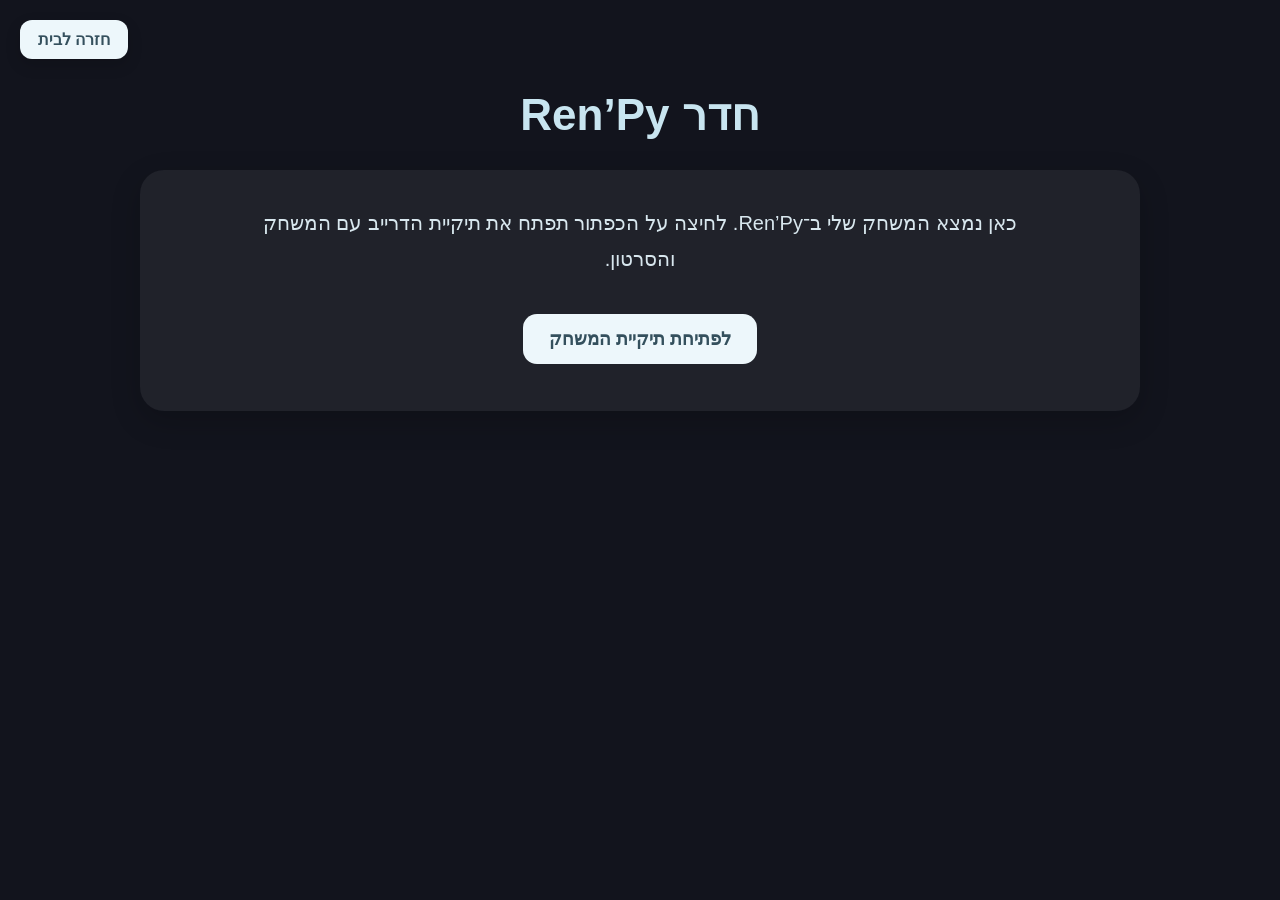
<file: pages/renpy.html>
<!DOCTYPE html>
<html lang="he">
<head>
  <meta charset="UTF-8">
  <meta name="viewport" content="width=device-width, initial-scale=1.0">
  <title>חדר Ren’Py</title>
  <style>
    body {
      margin: 0;
      font-family: Arial, sans-serif;
      direction: rtl;
      background: #12141d;
      color: white;
      text-align: center;
    }

    .home-button {
      position: fixed;
      top: 20px;
      left: 20px;
      background: #edf7fb;
      color: #34505d;
      padding: 10px 18px;
      border-radius: 12px;
      text-decoration: none;
      font-weight: bold;
      z-index: 1000;
      box-shadow: 0 6px 15px rgba(0,0,0,0.15);
    }

    .container {
      max-width: 1000px;
      margin: 0 auto;
      padding: 60px 20px 100px;
    }

    h1 {
      font-size: 44px;
      color: #c8e5f0;
      margin-bottom: 20px;
    }

    p {
      font-size: 20px;
      line-height: 1.8;
      color: #d8e7ee;
      max-width: 800px;
      margin: 0 auto 25px;
    }

    .card {
      margin-top: 30px;
      padding: 35px 20px;
      border-radius: 24px;
      background: rgba(255,255,255,0.06);
      box-shadow: 0 10px 30px rgba(0,0,0,0.2);
    }

    .play-button {
      display: inline-block;
      margin: 12px;
      padding: 14px 26px;
      background: #edf7fb;
      color: #34505d;
      text-decoration: none;
      border-radius: 14px;
      font-weight: bold;
      font-size: 18px;
    }
  </style>
</head>
<body>

  <a href="../index.html" class="home-button">חזרה לבית</a>

  <div class="container">
    <h1>חדר Ren’Py</h1>

    <div class="card">
      <p>
        כאן נמצא המשחק שלי ב־Ren’Py.
        לחיצה על הכפתור תפתח את תיקיית הדרייב עם המשחק והסרטון.
      </p>

      <a class="play-button" href="https://drive.google.com/drive/folders/1m1PLQLlAU8ExRs_HWbtMGc9E0CazUa4H?usp=sharing" target="_blank">
        לפתיחת תיקיית המשחק
      </a>
    </div>
  </div>

</body>
</html>
</file>
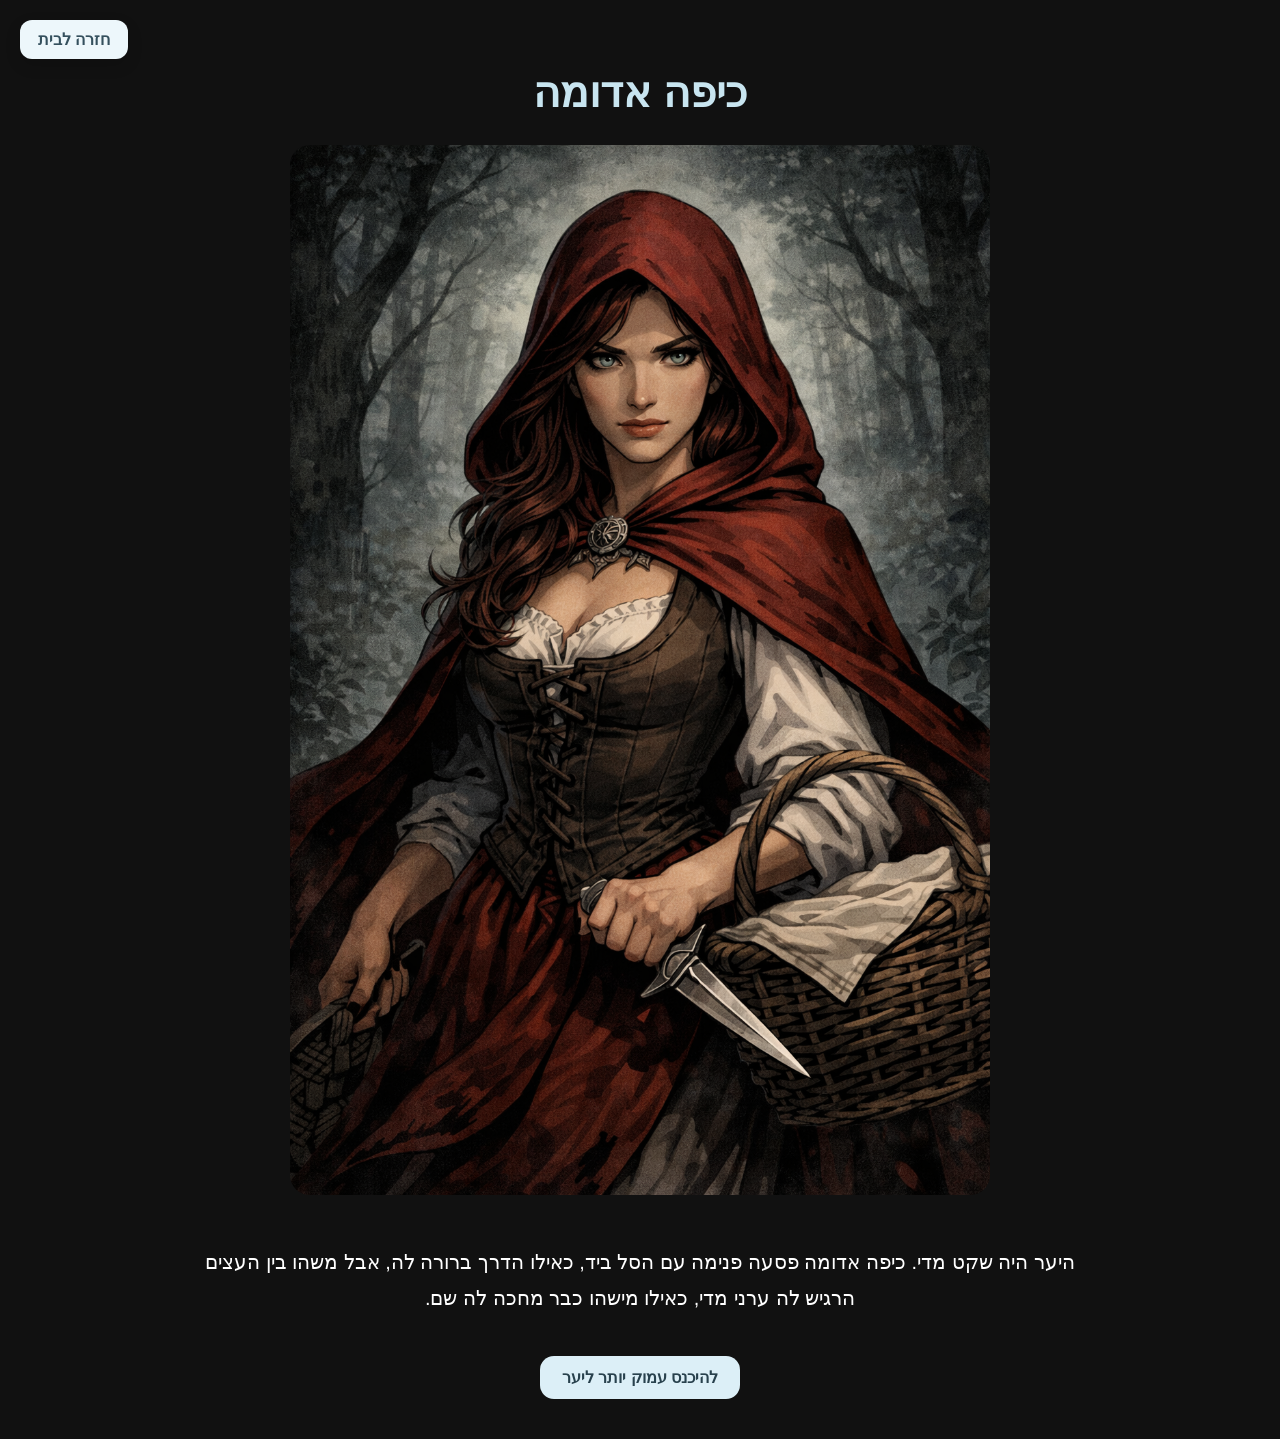
<file: pages/story.html>
<!DOCTYPE html>
<html lang="he">
<head>
  <meta charset="UTF-8">
  <meta name="viewport" content="width=device-width, initial-scale=1.0">
  <title>כיפה אדומה - התחלה</title>
  <style>
    body {
      margin: 0;
      font-family: Arial, sans-serif;
      direction: rtl;
      background: #111;
      color: white;
      text-align: center;
    }
    .home-button {
      position: fixed;
      top: 20px;
      left: 20px;
      background: #edf7fb;
      color: #34505d;
      padding: 10px 18px;
      border-radius: 12px;
      text-decoration: none;
      font-weight: bold;
      z-index: 1000;
      box-shadow: 0 6px 15px rgba(0,0,0,0.15);
    }
    .container {
      max-width: 900px;
      margin: 0 auto;
      padding: 40px 20px;
    }
    img {
      width: 100%;
      max-width: 700px;
      border-radius: 20px;
      margin-bottom: 25px;
    }
    h1 {
      color: #c8e5f0;
      font-size: 42px;
    }
    p {
      font-size: 20px;
      line-height: 1.8;
    }
    a.story-link {
      display: inline-block;
      margin-top: 20px;
      padding: 12px 22px;
      background: #dceff7;
      color: #28414d;
      text-decoration: none;
      border-radius: 14px;
      font-weight: bold;
    }
  </style>
</head>
<body>
  <a href="../index.html" class="home-button">חזרה לבית</a>

  <div class="container">
    <h1>כיפה אדומה</h1>
    <img src="../assets/story/redhood.jpg" alt="כיפה אדומה">
    <p>
      היער היה שקט מדי. כיפה אדומה פסעה פנימה עם הסל ביד,
      כאילו הדרך ברורה לה, אבל משהו בין העצים הרגיש לה ערני מדי,
      כאילו מישהו כבר מחכה לה שם.
    </p>
    <a class="story-link" href="forest.html">להיכנס עמוק יותר ליער</a>
  </div>
</body>
</html>
</file>
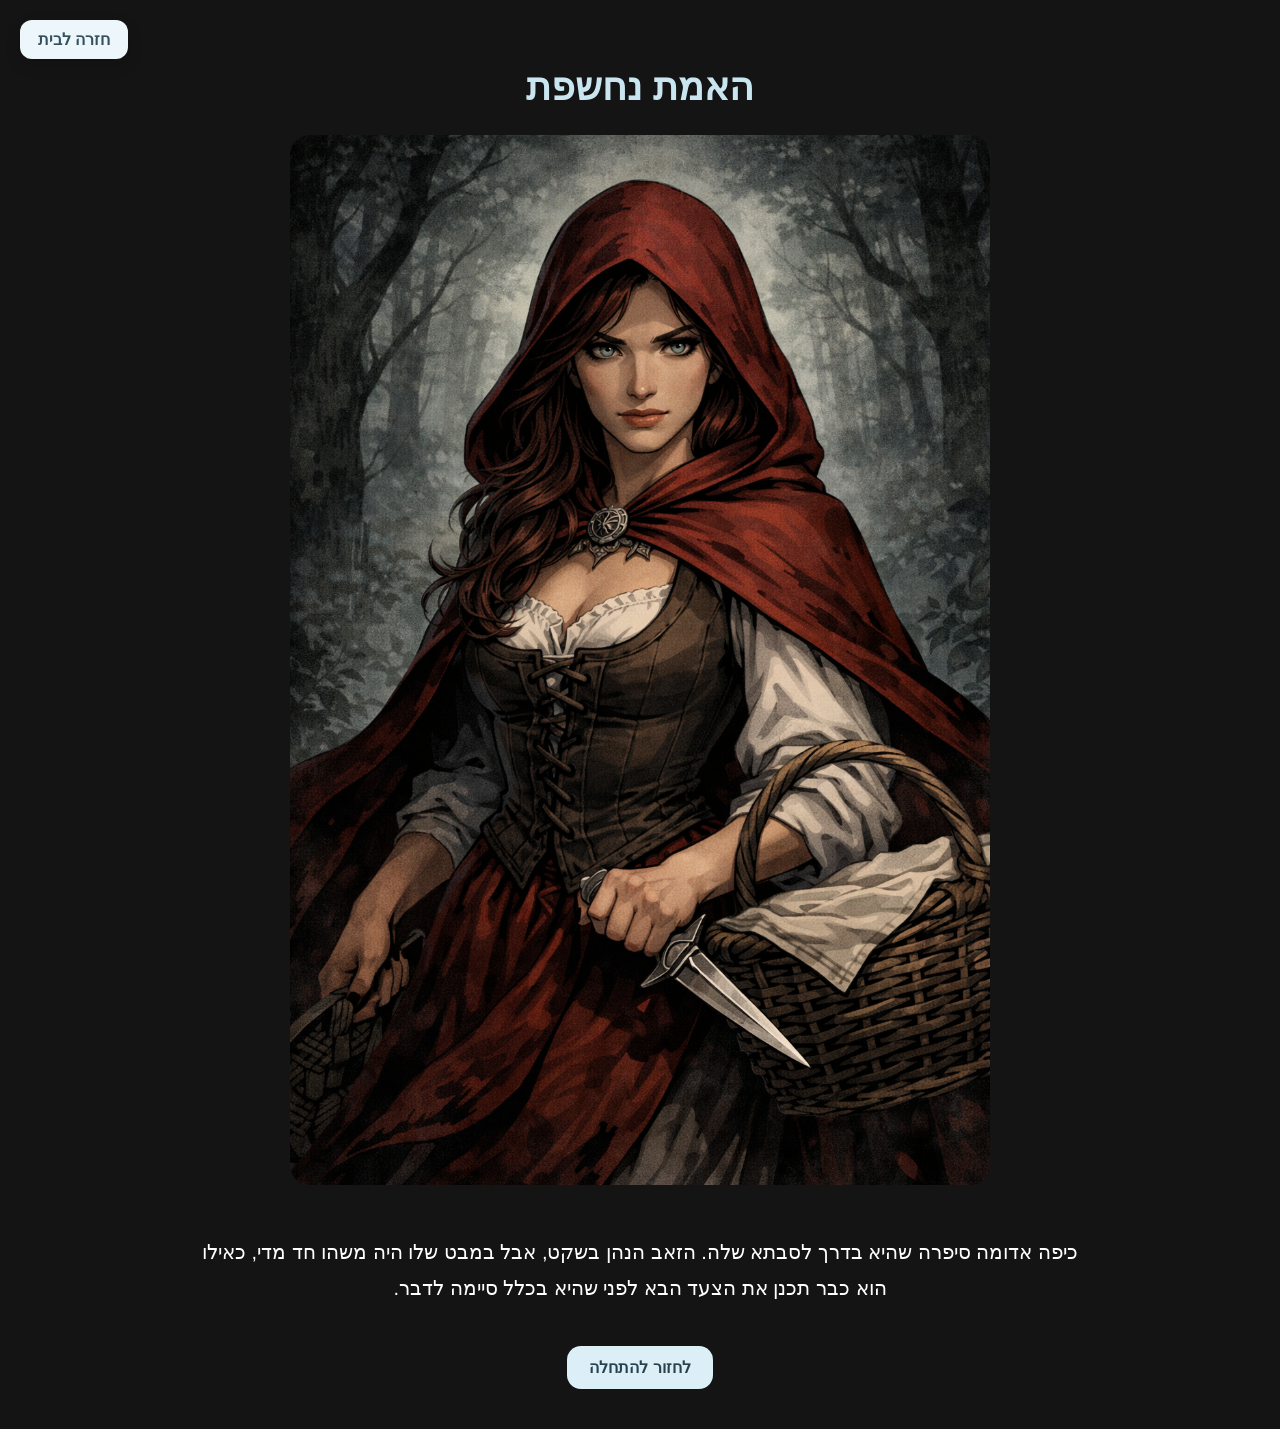
<file: pages/truth.html>
<!DOCTYPE html>
<html lang="he">
<head>
  <meta charset="UTF-8">
  <meta name="viewport" content="width=device-width, initial-scale=1.0">
  <title>כיפה אדומה - האמת נחשפת</title>
  <style>
    body {
      margin: 0;
      font-family: Arial, sans-serif;
      direction: rtl;
      background: #141414;
      color: white;
      text-align: center;
    }
    .home-button {
      position: fixed;
      top: 20px;
      left: 20px;
      background: #edf7fb;
      color: #34505d;
      padding: 10px 18px;
      border-radius: 12px;
      text-decoration: none;
      font-weight: bold;
      z-index: 1000;
      box-shadow: 0 6px 15px rgba(0,0,0,0.15);
    }
    .container {
      max-width: 900px;
      margin: 0 auto;
      padding: 40px 20px;
    }
    img {
      width: 100%;
      max-width: 700px;
      border-radius: 20px;
      margin-bottom: 25px;
    }
    h1 {
      color: #c8e5f0;
      font-size: 38px;
    }
    p {
      font-size: 20px;
      line-height: 1.8;
    }
    a.story-link {
      display: inline-block;
      margin-top: 20px;
      padding: 12px 22px;
      background: #dceff7;
      color: #28414d;
      text-decoration: none;
      border-radius: 14px;
      font-weight: bold;
    }
  </style>
</head>
<body>
  <a href="../index.html" class="home-button">חזרה לבית</a>

  <div class="container">
    <h1>האמת נחשפת</h1>
    <img src="../assets/story/redhood.jpg" alt="כיפה אדומה">

    <p>
      כיפה אדומה סיפרה שהיא בדרך לסבתא שלה. הזאב הנהן בשקט,
      אבל במבט שלו היה משהו חד מדי, כאילו הוא כבר תכנן את הצעד הבא
      לפני שהיא בכלל סיימה לדבר.
    </p>

    <a class="story-link" href="story.html">לחזור להתחלה</a>
  </div>
</body>
</html>
</file>
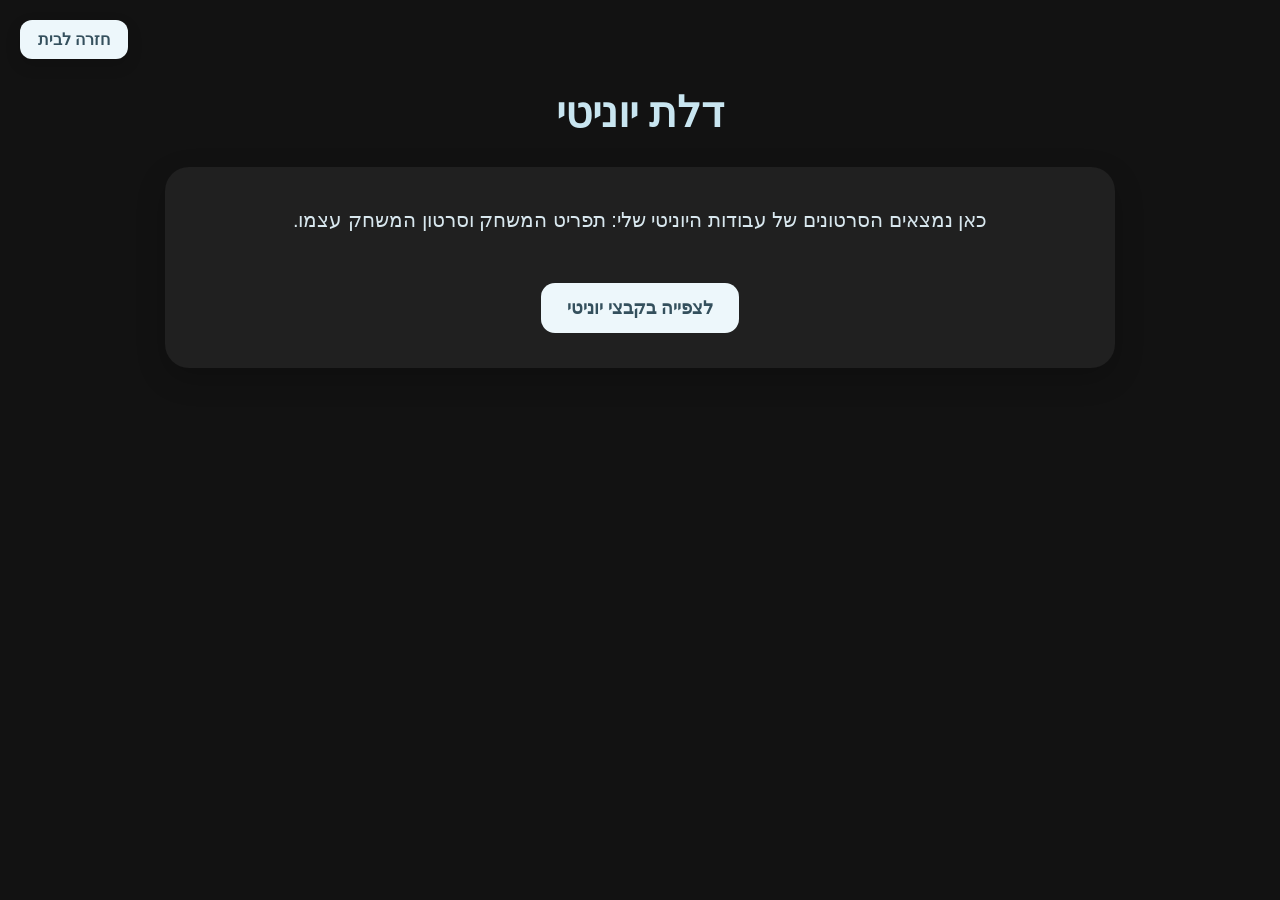
<file: pages/unity.html>
<!DOCTYPE html>
<html lang="he">
<head>
  <meta charset="UTF-8">
  <meta name="viewport" content="width=device-width, initial-scale=1.0">
  <title>דלת יוניטי</title>
  <style>
    body {
      margin: 0;
      font-family: Arial, sans-serif;
      direction: rtl;
      background: #121212;
      color: white;
      text-align: center;
    }

    .home-button {
      position: fixed;
      top: 20px;
      left: 20px;
      background: #edf7fb;
      color: #34505d;
      padding: 10px 18px;
      border-radius: 12px;
      text-decoration: none;
      font-weight: bold;
      z-index: 1000;
      box-shadow: 0 6px 15px rgba(0,0,0,0.15);
    }

    .container {
      max-width: 950px;
      margin: 0 auto;
      padding: 60px 20px 100px;
    }

    h1 {
      font-size: 42px;
      color: #c8e5f0;
      margin-bottom: 20px;
    }

    p {
      font-size: 20px;
      line-height: 1.8;
      color: #d8e7ee;
      max-width: 760px;
      margin: 0 auto 25px;
    }

    .card {
      margin-top: 30px;
      padding: 35px 20px;
      border-radius: 24px;
      background: rgba(255,255,255,0.06);
      box-shadow: 0 10px 30px rgba(0,0,0,0.2);
    }

    .link-button {
      display: inline-block;
      margin-top: 20px;
      padding: 14px 26px;
      background: #edf7fb;
      color: #34505d;
      text-decoration: none;
      border-radius: 14px;
      font-weight: bold;
      font-size: 18px;
    }
  </style>
</head>
<body>

  <a href="../index.html" class="home-button">חזרה לבית</a>

  <div class="container">
    <h1>דלת יוניטי</h1>

    <div class="card">
      <p>
        כאן נמצאים הסרטונים של עבודות היוניטי שלי:
        תפריט המשחק וסרטון המשחק עצמו.
      </p>

      <a class="link-button" href="https://drive.google.com/drive/folders/1m1PLQLlAU8ExRs_HWbtMGc9E0CazUa4H?usp=sharing" target="_blank">
        לצפייה בקבצי יוניטי
      </a>
    </div>
  </div>

</body>
</html>
</file>
<file: style.css>
body {
  margin: 0;
  background-color: #cfefff;
  font-family: Arial, sans-serif;
  direction: rtl;
  overflow-x: hidden;
  min-height: 100vh;
  color: #2f4350;
}

/* אזור השיר + מיסטי */
.poem-container {
  display: flex;
  align-items: center;
  justify-content: center;
  gap: 50px;
  width: 100%;
  padding-top: 80px;
  flex-wrap: wrap;
}

.text {
  text-align: center;
}

/* כל שורה */
.line {
  position: relative;
  font-size: 24px;
  margin: 20px 0;
  opacity: 0;
}

/* אנימציית כניסה */
@keyframes slideIn {
  from {
    left: -120px;
    opacity: 0;
  }
  to {
    left: 0;
    opacity: 1;
  }
}

.line1 {
  color: #3f5d6b;
  animation: slideIn 1s forwards;
  animation-delay: 0.5s;
}

.line2 {
  color: #557a8b;
  font-size: 26px;
  animation: slideIn 1s forwards;
  animation-delay: 2s;
}

.line3 {
  color: #4e6570;
  transform: rotate(-1deg);
  animation: slideIn 1s forwards;
  animation-delay: 3.5s;
}

.line4 {
  color: #37515f;
  font-style: italic;
  animation: slideIn 1s forwards;
  animation-delay: 5s;
}

.line5 {
  color: #2e4653;
  font-size: 28px;
  font-weight: bold;
  animation: slideIn 1s forwards;
  animation-delay: 6.5s;
}

/* מיסטי */
.misty {
  width: 160px;
  height: 160px;
  background-image: url("assets/sprites/misty-sprite.png");
  background-repeat: no-repeat;
  background-size: 1280px 160px;
  animation: mistyMove 1.2s steps(8) infinite;
}

@keyframes mistyMove {
  from {
    background-position: 0 0;
  }
  to {
    background-position: -1280px 0;
  }
}

/* כותרת */
.title-box {
  text-align: center;
  margin-top: 90px;
  opacity: 0;
  animation: fadeTitle 1.5s forwards;
  animation-delay: 8s;
}

.title-box h1 {
  margin: 0;
  font-size: 52px;
  color: #4e6d7a;
  text-shadow: 2px 2px 0 #ffffff;
}

.title-box h2 {
  margin-top: 10px;
  font-size: 24px;
  color: #6b8794;
  font-weight: normal;
}

@keyframes fadeTitle {
  from {
    opacity: 0;
    transform: scale(0.94);
  }
  to {
    opacity: 1;
    transform: scale(1);
  }
}

/* דלתות */
.doors-container {
  width: min(1100px, 90%);
  margin: 80px auto 30px auto;
  display: grid;
  grid-template-columns: repeat(3, 1fr);
  gap: 24px;
  opacity: 0;
  animation: showDoors 1.5s forwards;
  animation-delay: 10s;
}

.renpy-door-wrapper {
  width: 100%;
  display: flex;
  justify-content: center;
  margin: 20px 0 80px;
  opacity: 0;
  animation: showDoors 1.5s forwards;
  animation-delay: 11s;
}

@keyframes showDoors {
  from {
    opacity: 0;
    transform: translateY(40px);
  }
  to {
    opacity: 1;
    transform: translateY(0);
  }
}

.door {
  display: flex;
  flex-direction: column;
  align-items: center;
  justify-content: center;
  text-decoration: none;
  color: #34505d;
  font-size: 20px;
  font-weight: bold;
  transition: transform 0.2s ease;
  text-align: center;
}

.door img {
  width: 140px;
  height: auto;
  transition: transform 0.2s ease;
}

.door span {
  margin-top: 10px;
}

.door:hover img {
  transform: scale(1.05);
}

.door:hover {
  transform: translateY(-4px);
}

.renpy-door img {
  width: 160px;
}

/* כפתור חזרה */
.home-button {
  position: fixed;
  top: 20px;
  left: 20px;
  background: #edf7fb;
  color: #34505d;
  padding: 10px 18px;
  border-radius: 12px;
  text-decoration: none;
  font-weight: bold;
  z-index: 1000;
  box-shadow: 0 6px 15px rgba(0,0,0,0.15);
  border: 1px solid #b9d8e5;
}

.home-button:hover {
  transform: scale(1.04);
}

/* רספונסיביות */
@media (max-width: 900px) {
  .doors-container {
    grid-template-columns: repeat(2, 1fr);
  }
}

@media (max-width: 600px) {
  .doors-container {
    grid-template-columns: 1fr;
  }

  .title-box h1 {
    font-size: 36px;
  }

  .title-box h2 {
    font-size: 20px;
  }

  .line {
    font-size: 20px;
  }

  .misty {
    width: 130px;
    height: 130px;
    background-size: 1040px 130px;
    animation: mistyMoveMobile 1.2s steps(8) infinite;
  }

  @keyframes mistyMoveMobile {
    from {
      background-position: 0 0;
    }
    to {
      background-position: -1040px 0;
    }
  }
}
</file>
